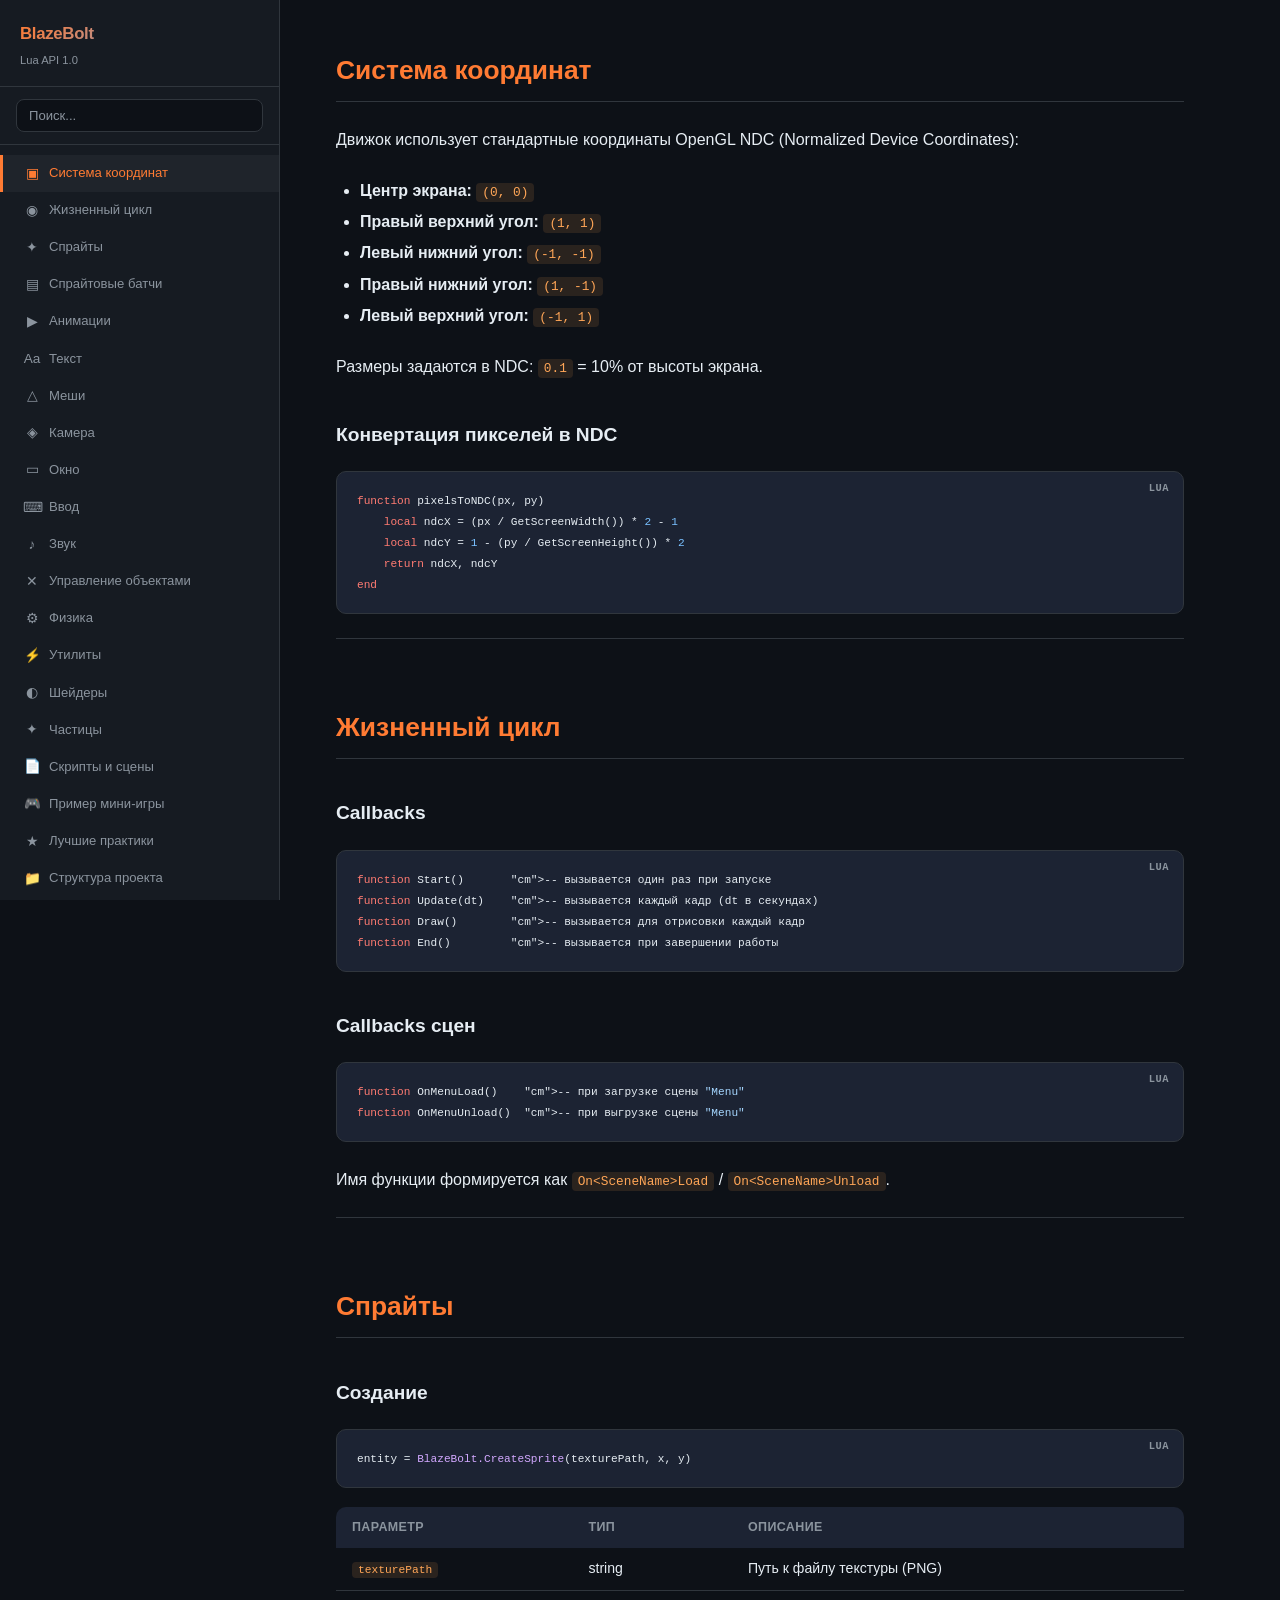
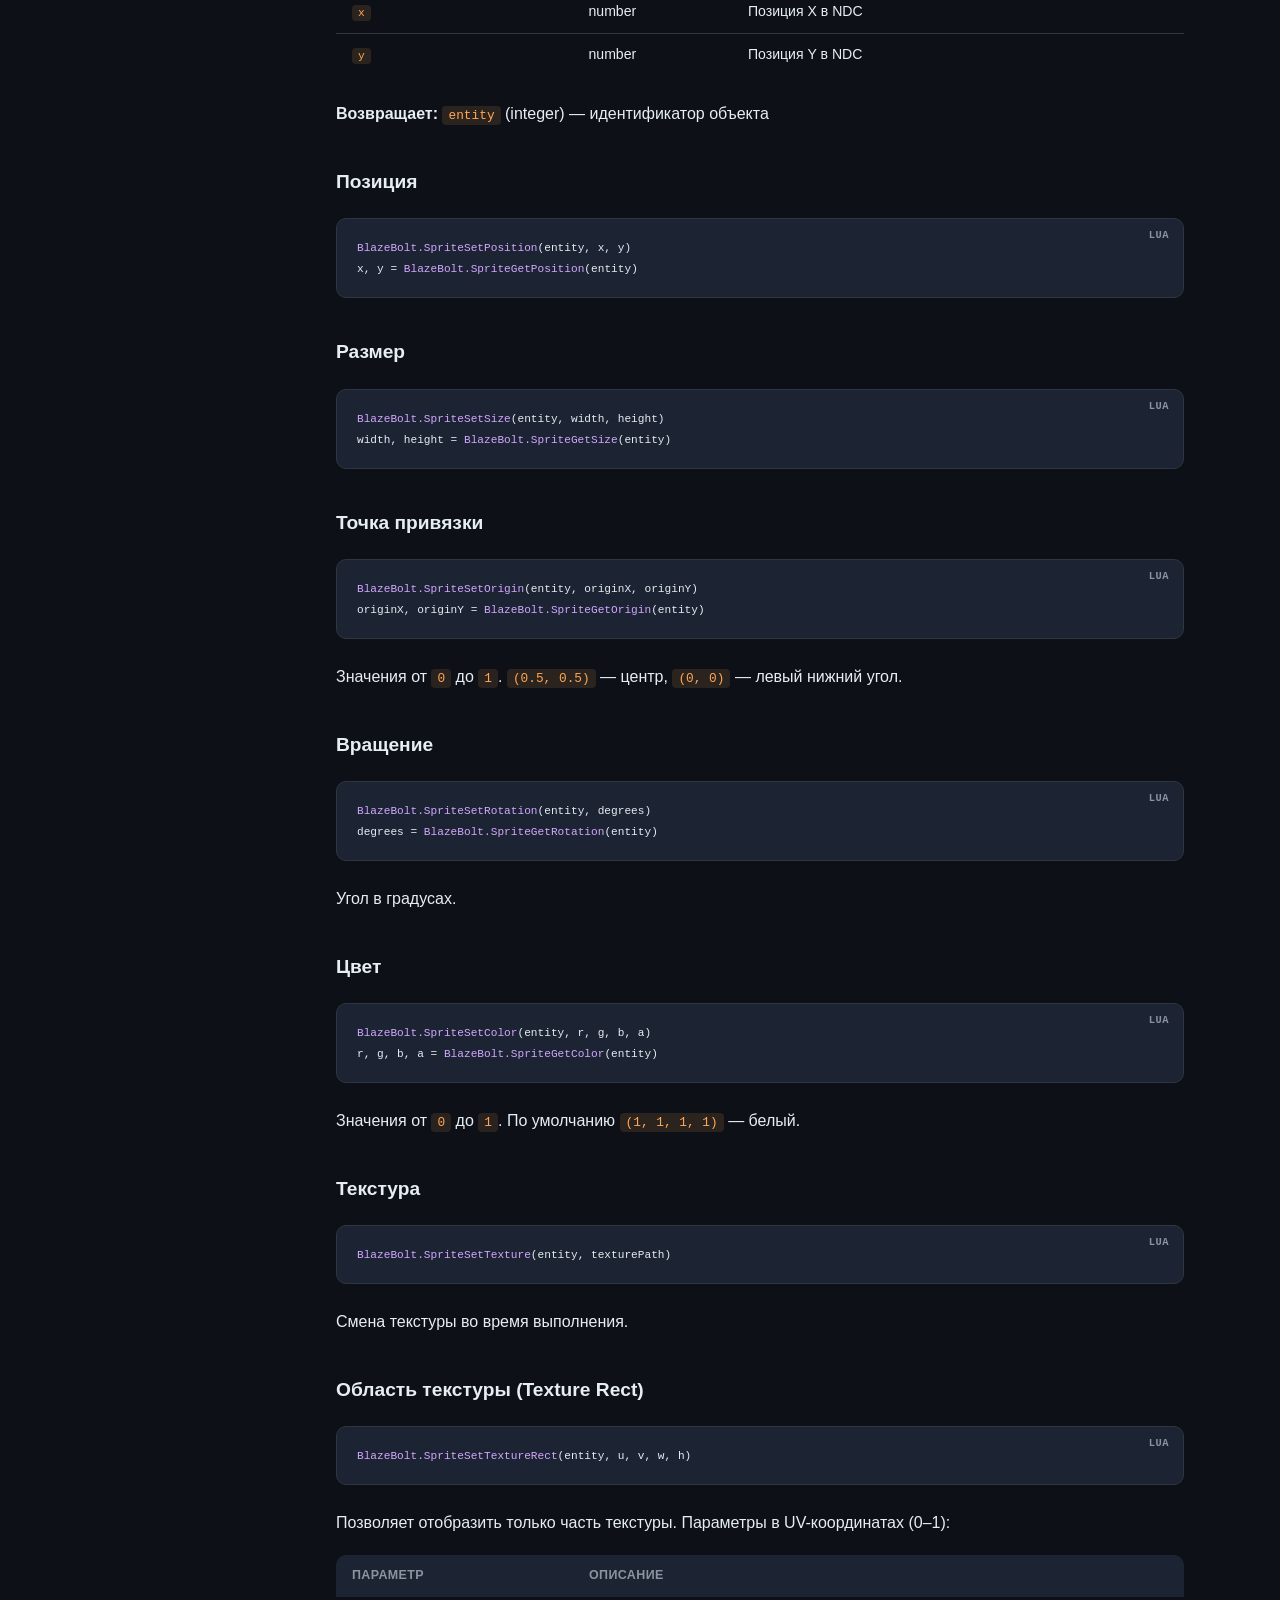
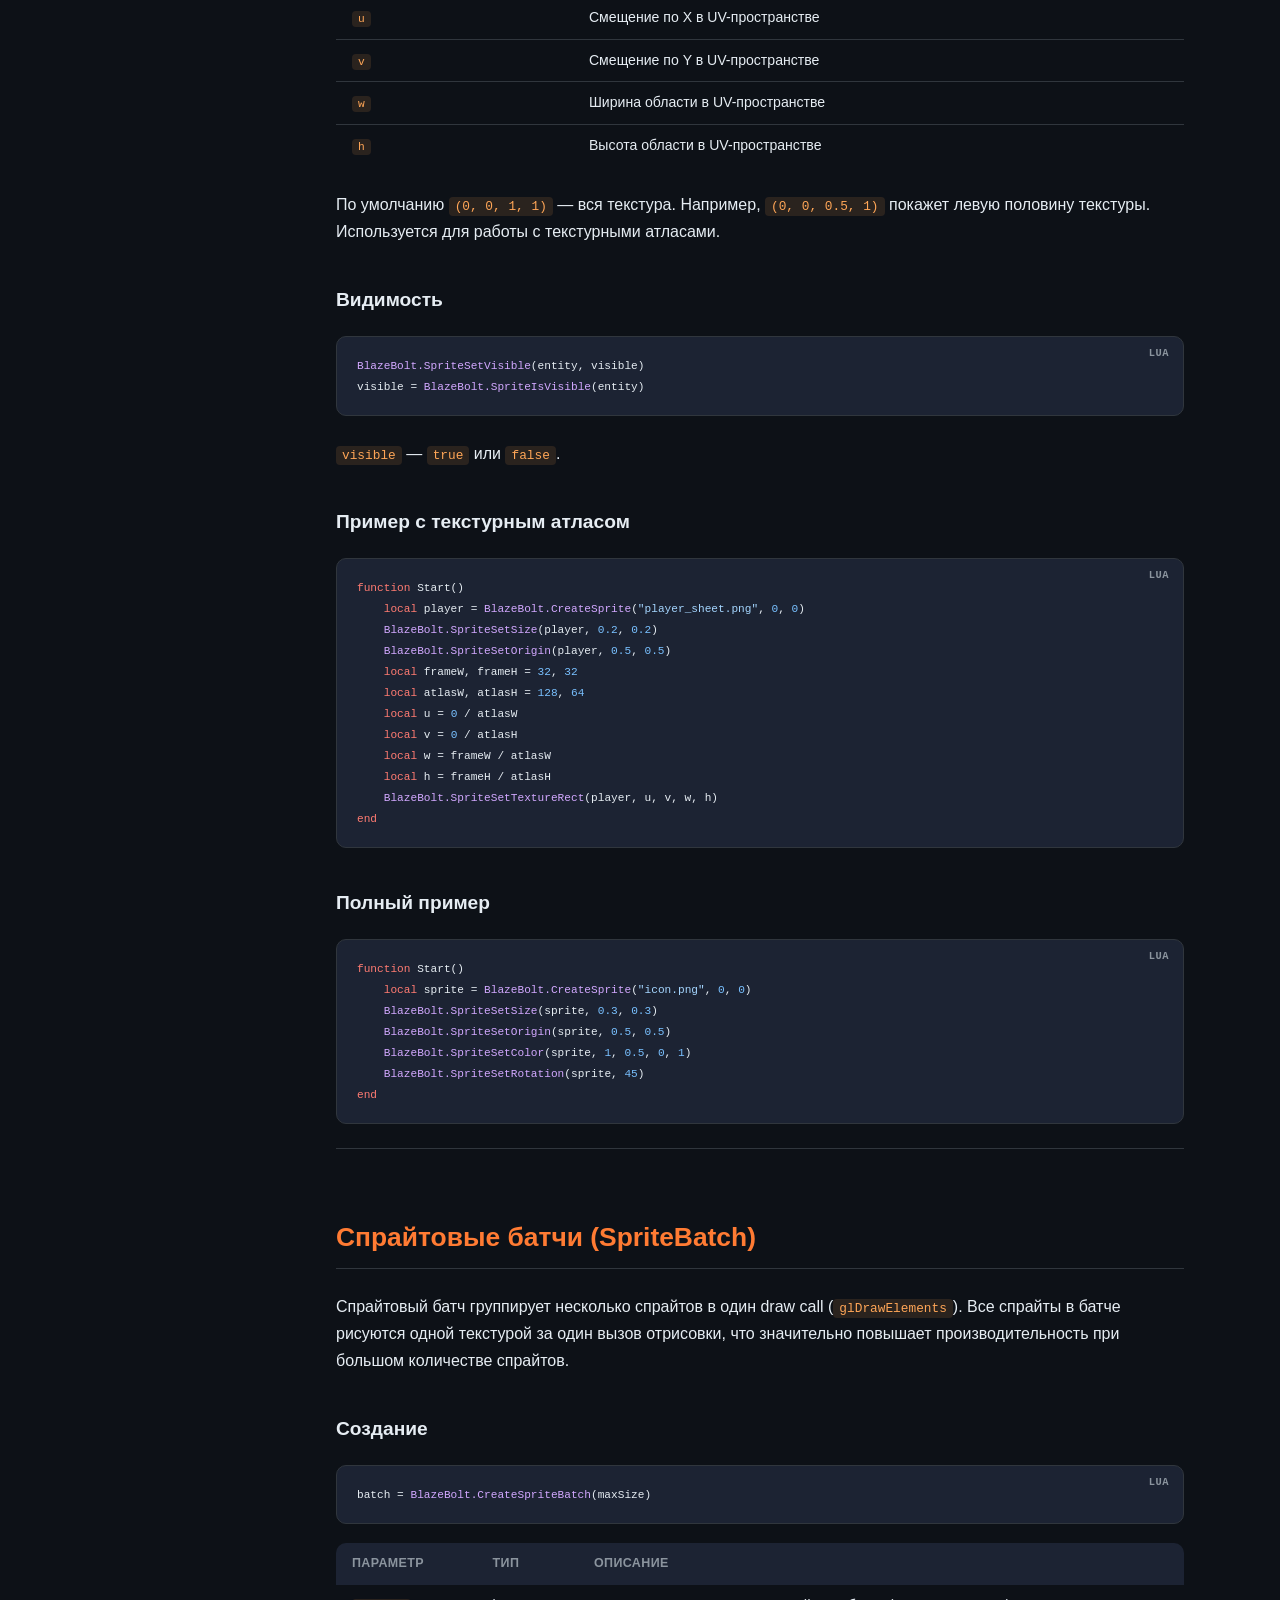
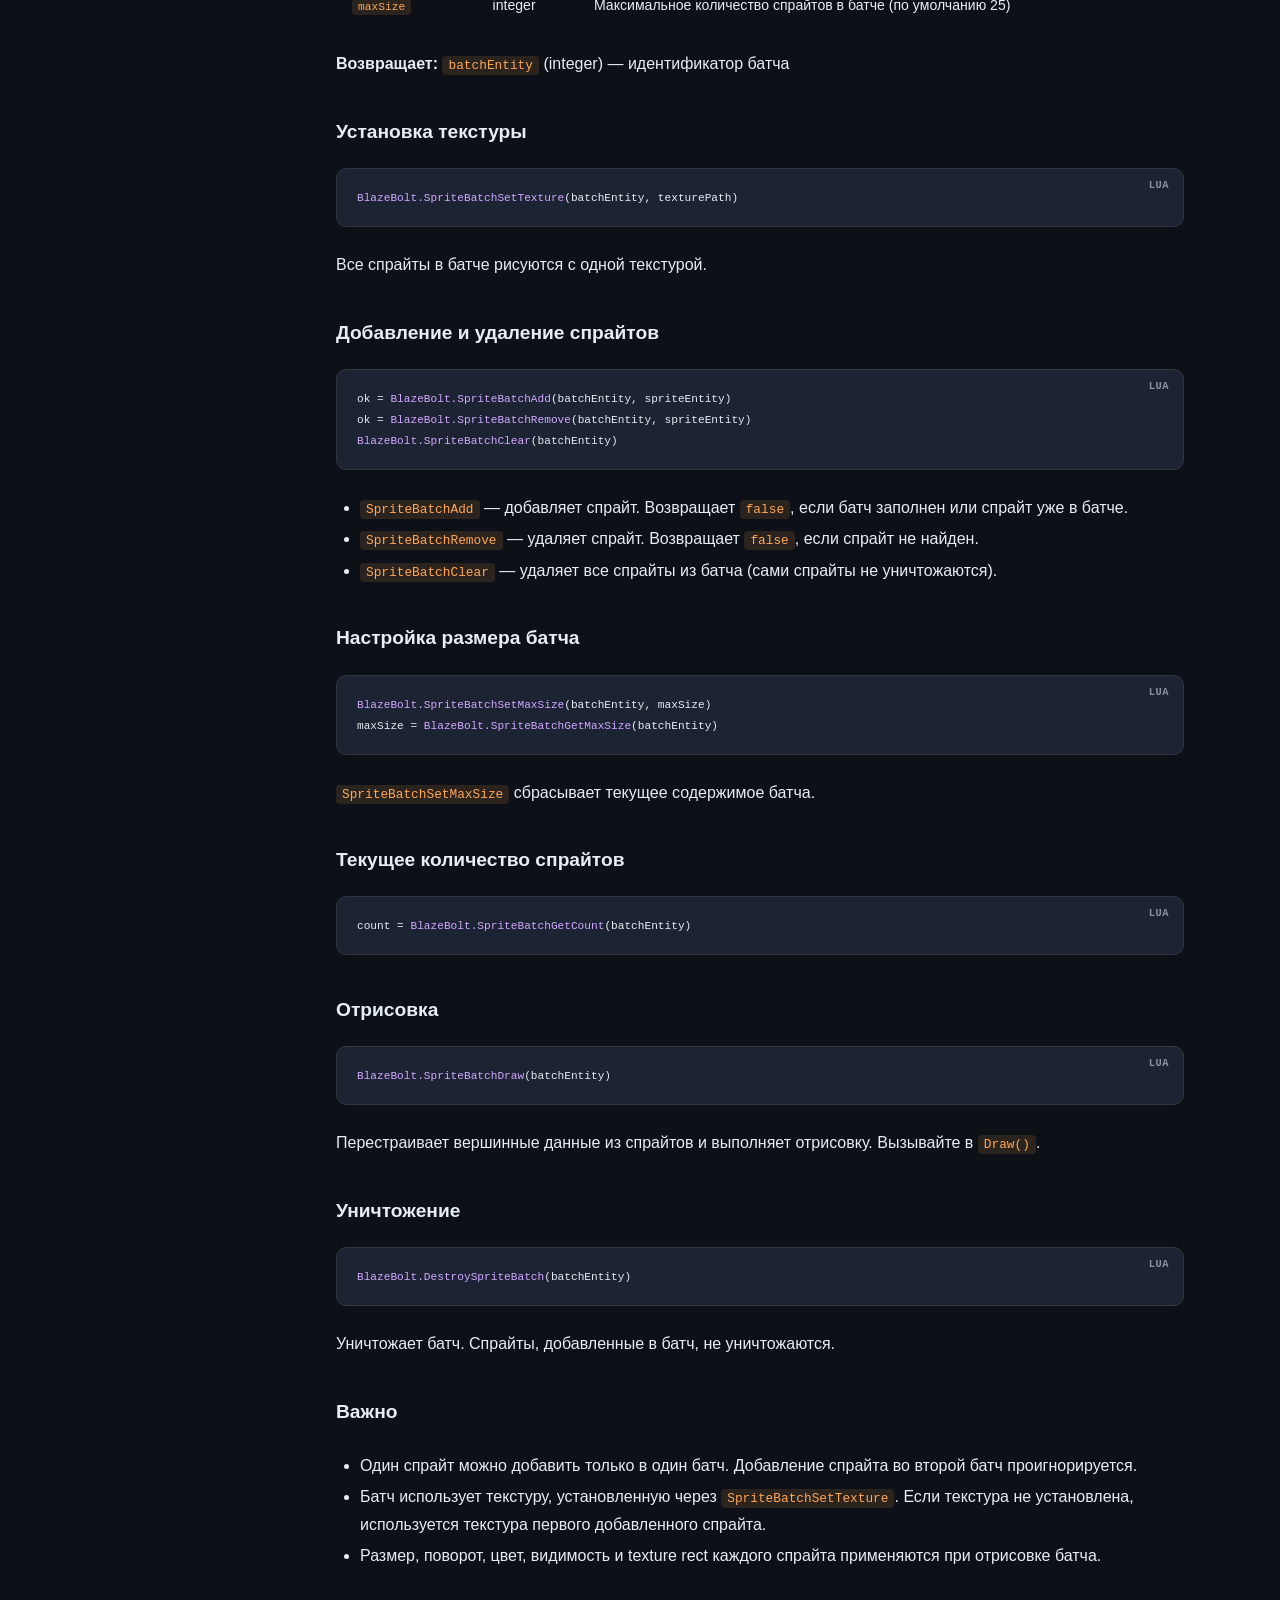
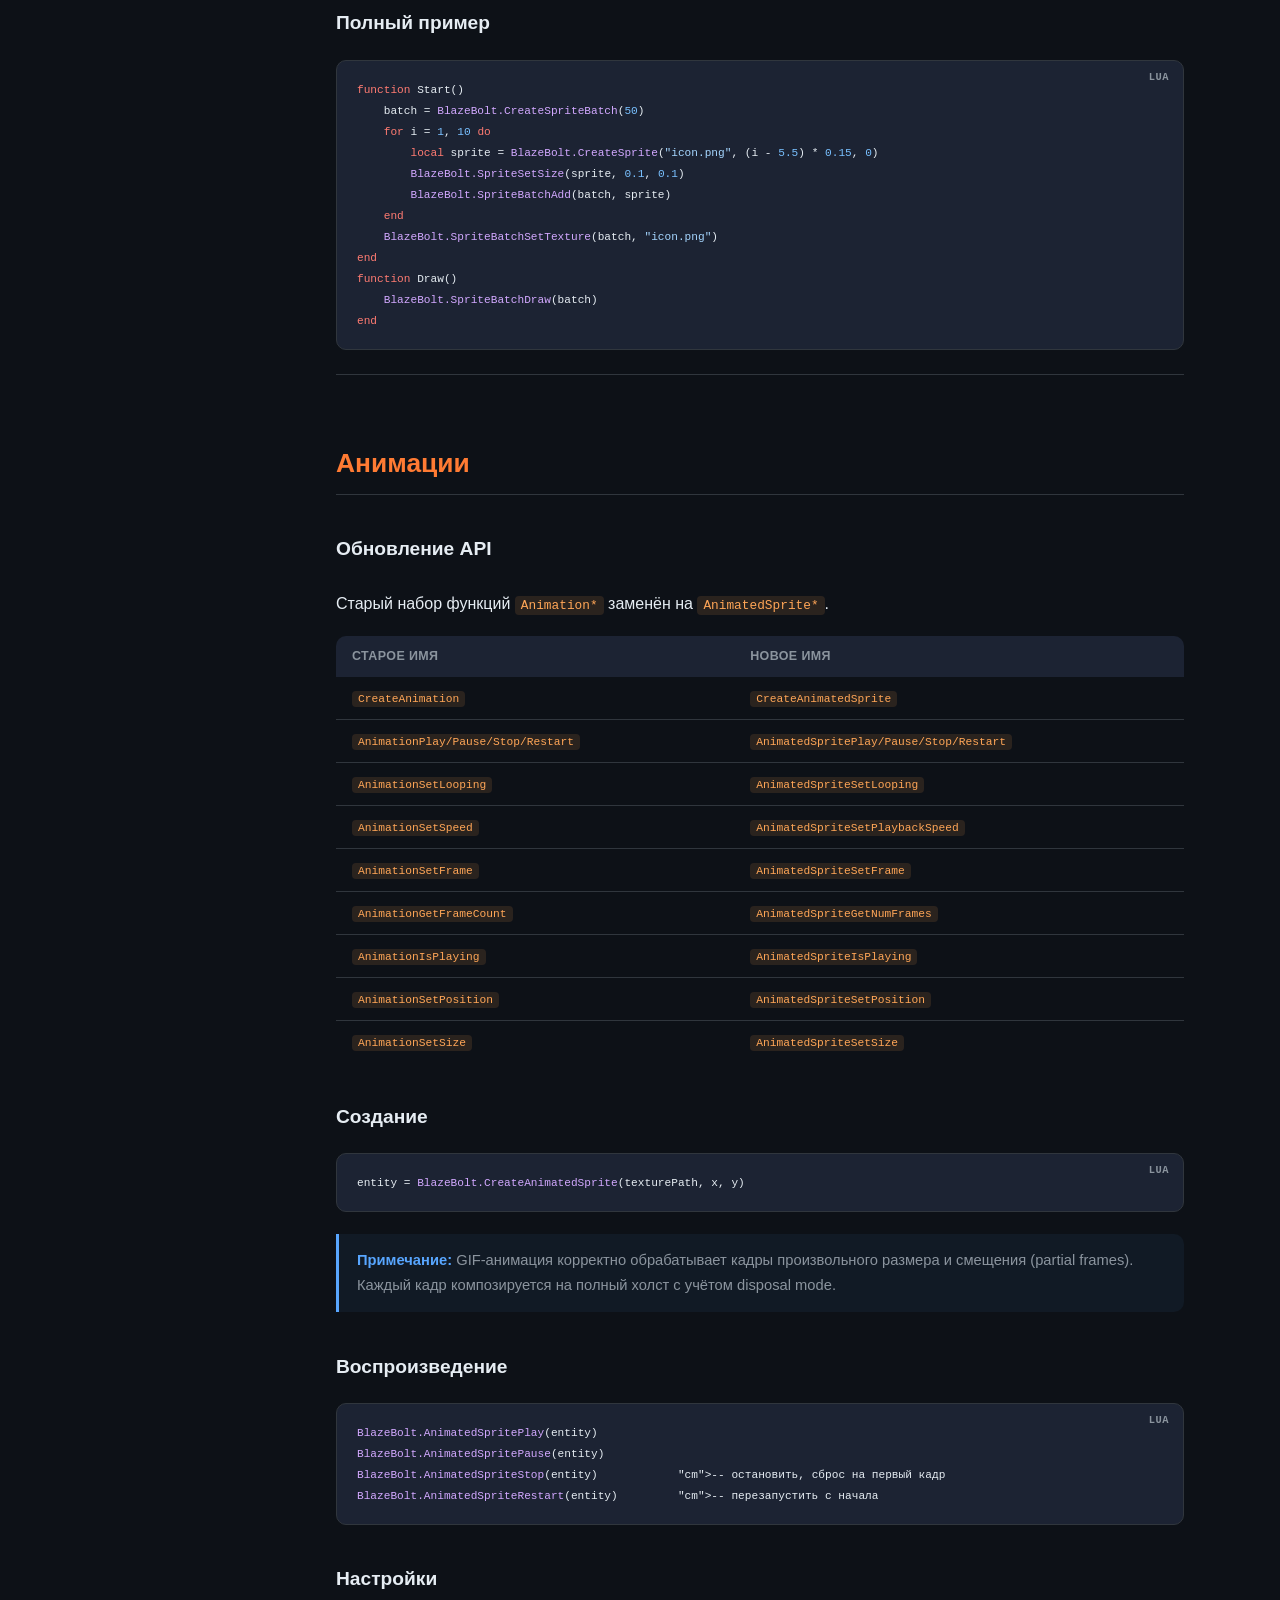
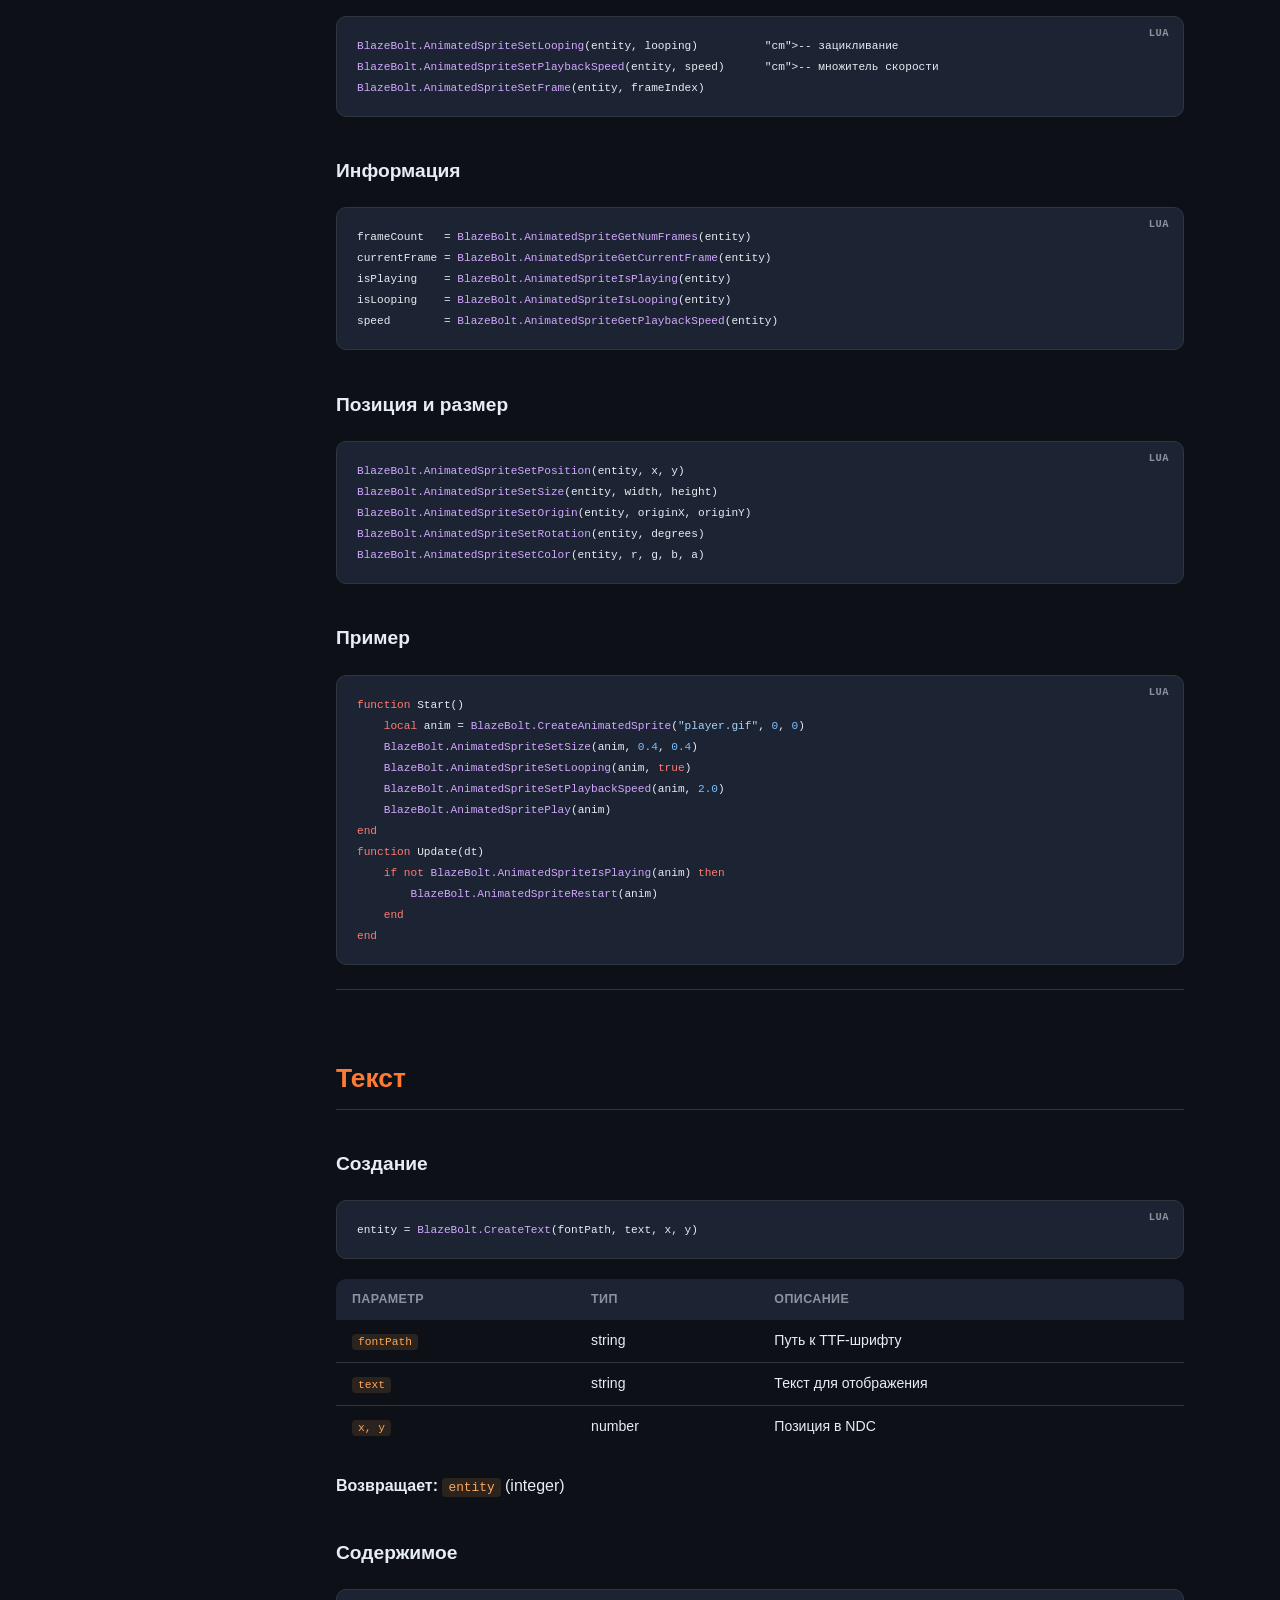
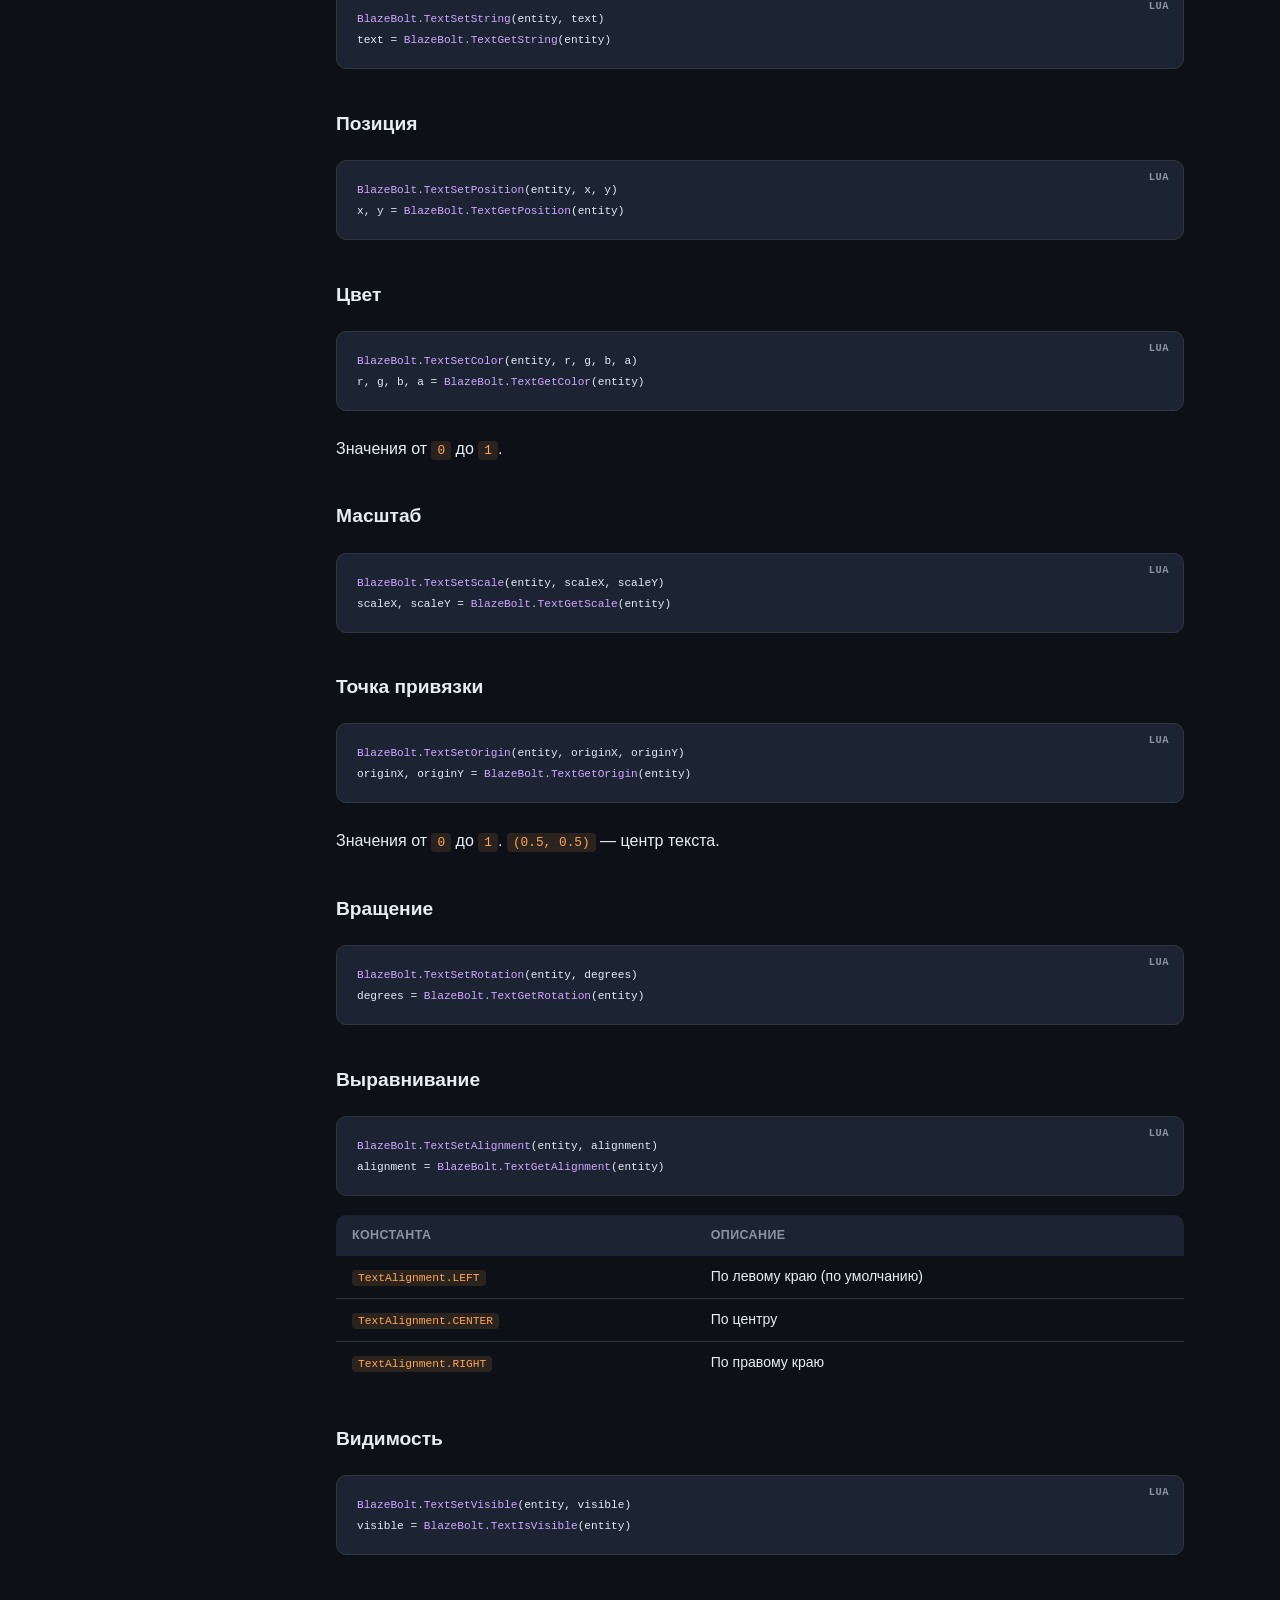
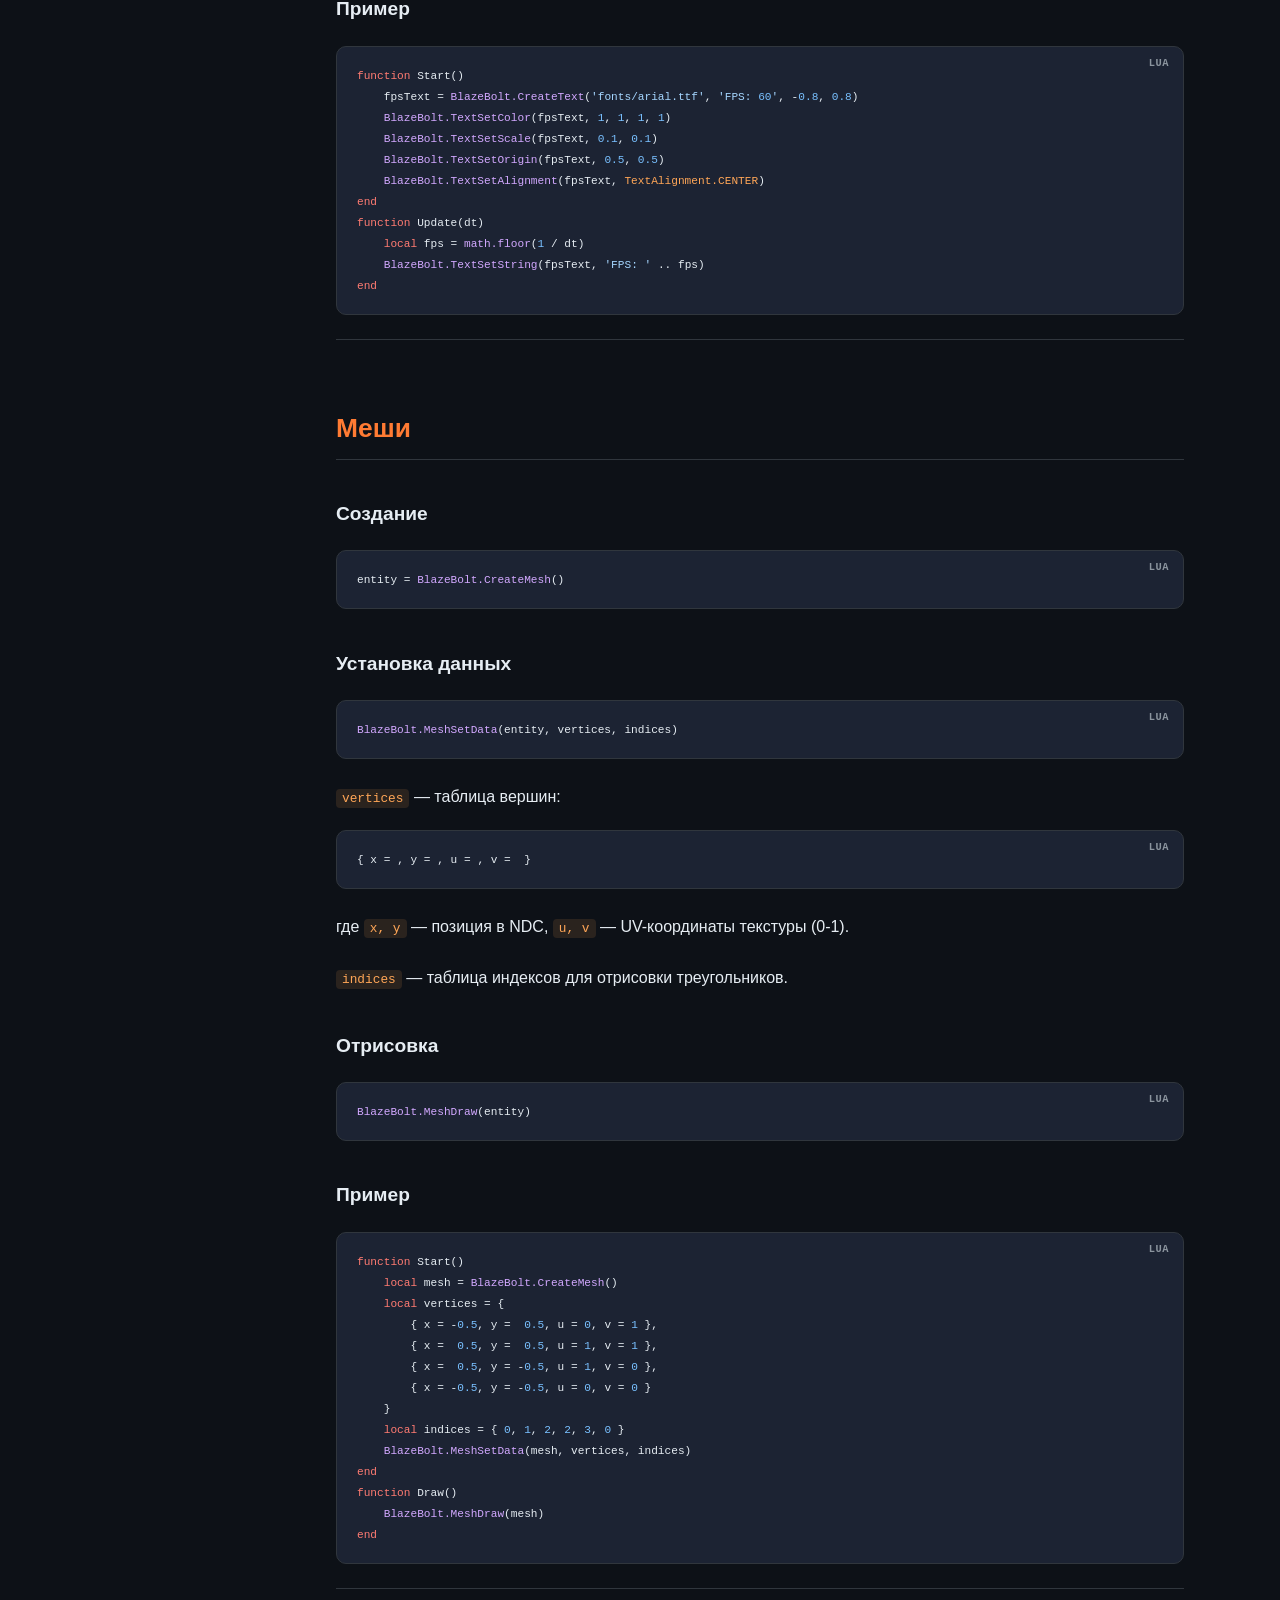
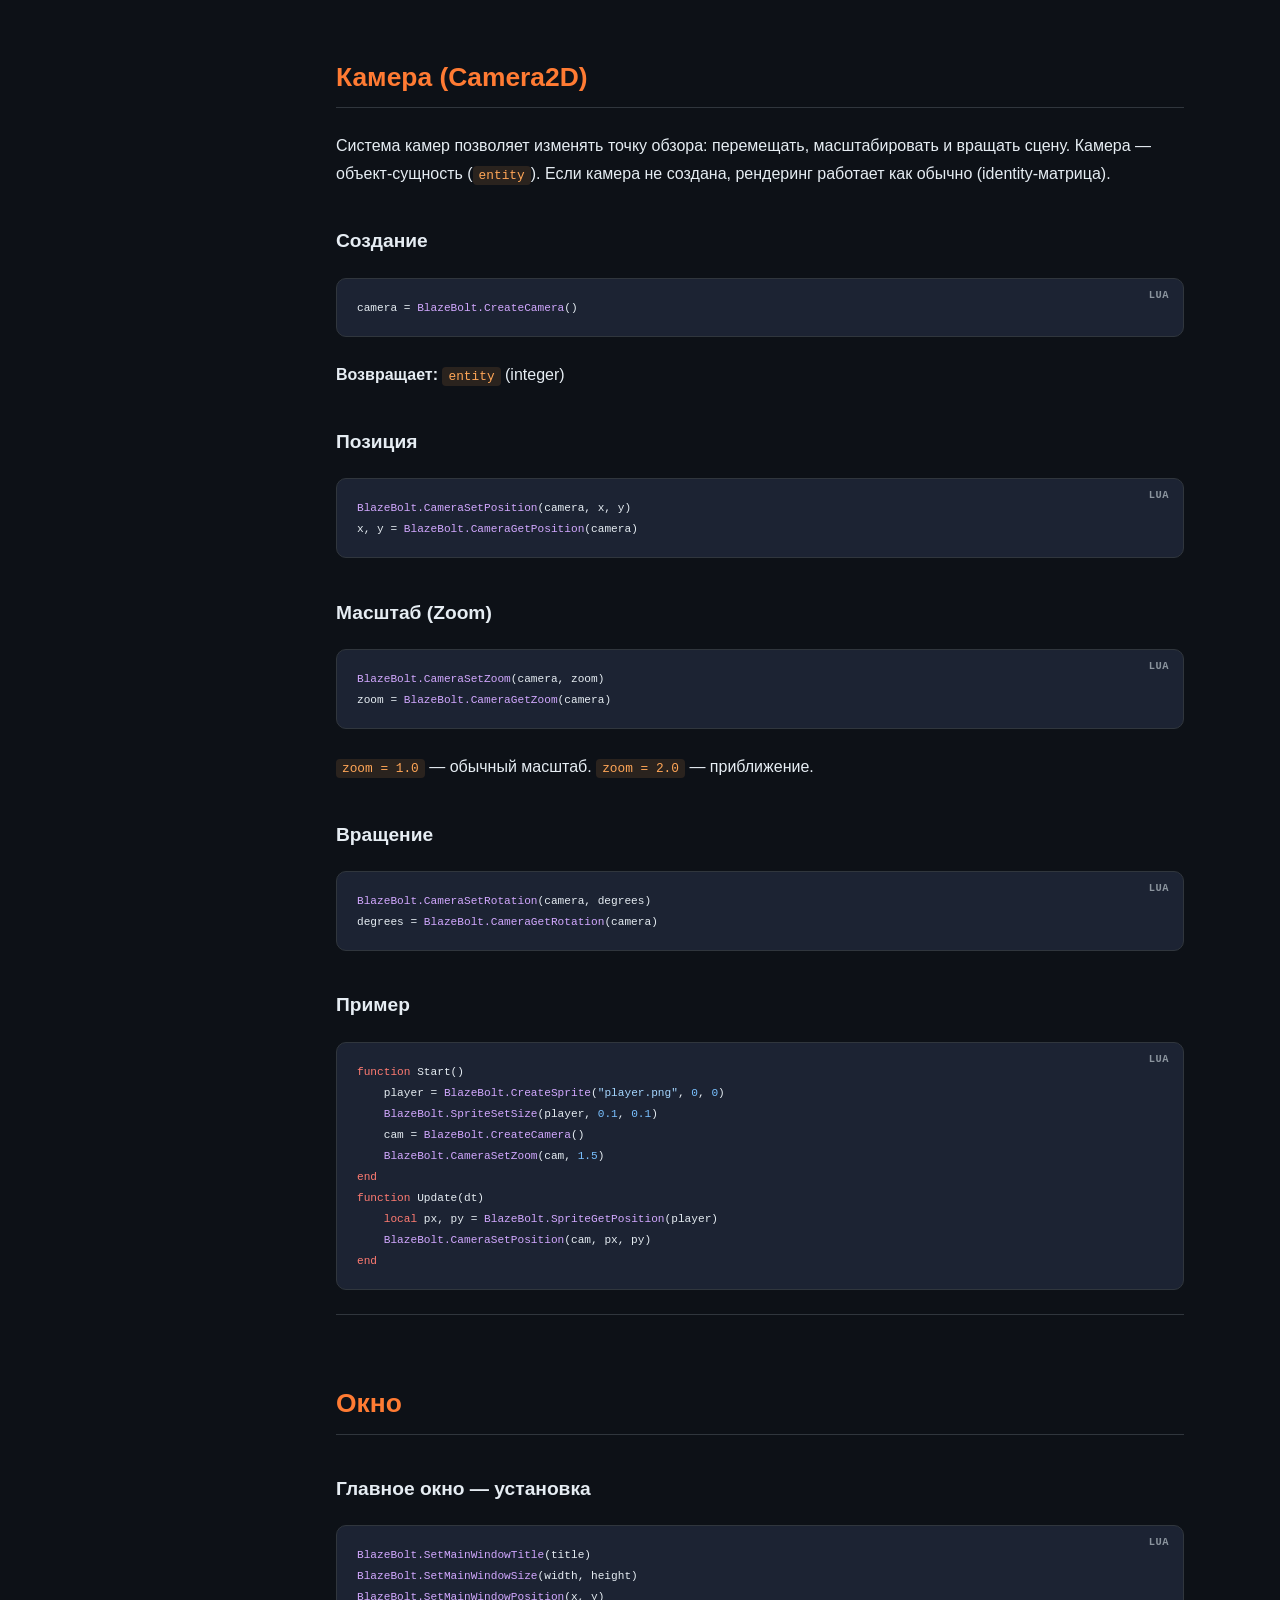
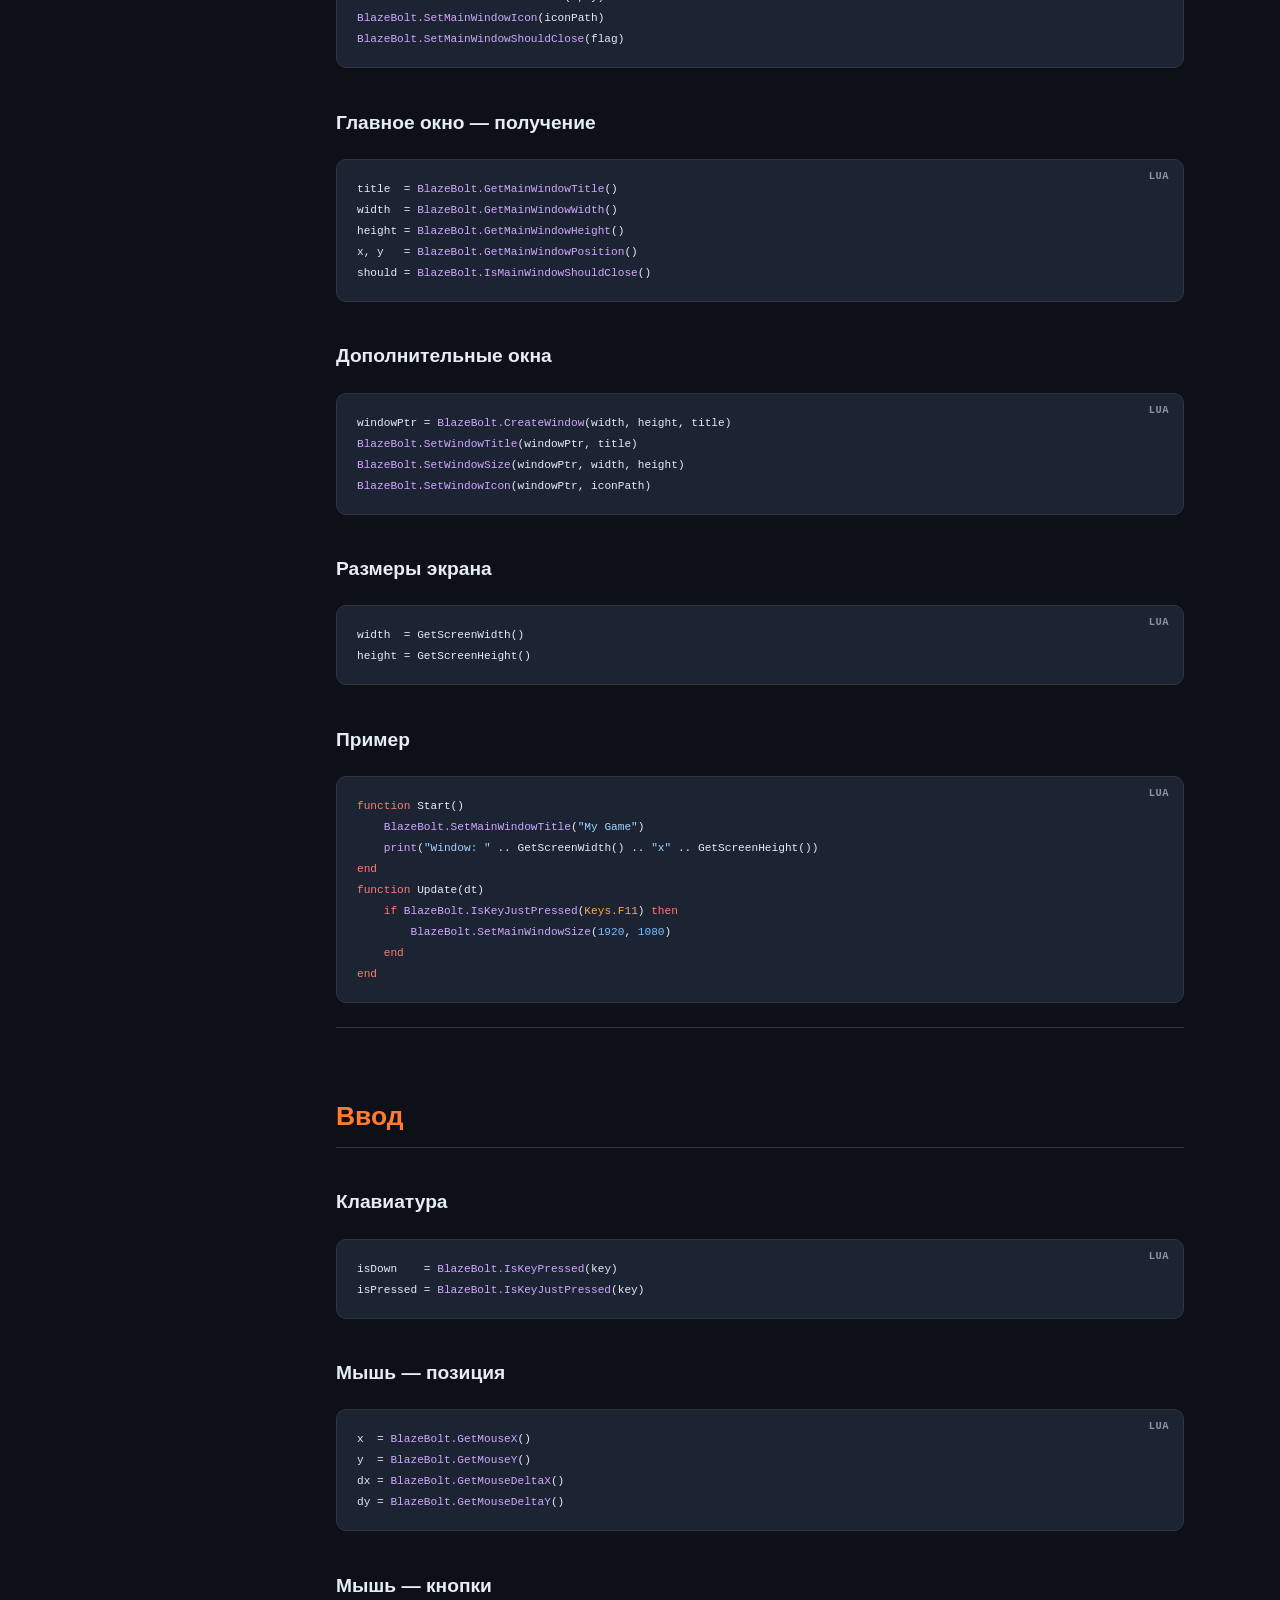
<file: documentation.html>
<!DOCTYPE html>
<html lang="ru">
<head>
<meta charset="UTF-8">
<meta name="viewport" content="width=device-width, initial-scale=1.0">
<title>BlazeBolt Lua API 1.0</title>
<style>
  :root {
    --bg: #0d1117;
    --surface: #161b22;
    --surface2: #1c2333;
    --border: #30363d;
    --text: #e6edf3;
    --text2: #8b949e;
    --accent: #ff7b33;
    --accent2: #58a6ff;
    --accent3: #3fb950;
    --code-bg: #1c2333;
    --inline-code: #ffa657;
    --scrollbar: #30363d;
    --sidebar-w: 280px;
  }
  *, *::before, *::after { box-sizing: border-box; margin: 0; padding: 0; }
  html { scroll-behavior: smooth; font-size: 16px; }
  body {
    font-family: -apple-system, BlinkMacSystemFont, 'Segoe UI', Helvetica, Arial, sans-serif;
    background: var(--bg); color: var(--text); line-height: 1.7;
    display: flex; min-height: 100vh;
  }

  /* Sidebar */
  .sidebar {
    position: fixed; top: 0; left: 0; bottom: 0; width: var(--sidebar-w);
    background: var(--surface); border-right: 1px solid var(--border);
    overflow-y: auto; z-index: 100; padding: 0;
  }
  .sidebar::-webkit-scrollbar { width: 6px; }
  .sidebar::-webkit-scrollbar-track { background: var(--surface); }
  .sidebar::-webkit-scrollbar-thumb { background: var(--scrollbar); border-radius: 3px; }
  .sidebar-header {
    padding: 20px 20px 16px;
    border-bottom: 1px solid var(--border);
    position: sticky; top: 0; background: var(--surface); z-index: 2;
  }
  .sidebar-header h1 {
    font-size: 1.05rem; font-weight: 700;
    background: linear-gradient(135deg, var(--accent), var(--accent2));
    -webkit-background-clip: text; -webkit-text-fill-color: transparent;
    background-clip: text; letter-spacing: -0.3px;
  }
  .sidebar-header .version {
    font-size: 0.7rem; color: var(--text2); margin-top: 2px;
  }
  .sidebar-search {
    padding: 12px 16px;
    border-bottom: 1px solid var(--border);
  }
  .sidebar-search input {
    width: 100%; padding: 8px 12px;
    background: var(--bg); border: 1px solid var(--border);
    border-radius: 8px; color: var(--text); font-size: 0.82rem;
    outline: none; transition: border-color .2s;
  }
  .sidebar-search input:focus { border-color: var(--accent); }
  .sidebar-search input::placeholder { color: var(--text2); }
  .sidebar-nav { padding: 10px 0; }
  .sidebar-nav a {
    display: flex; align-items: center; gap: 8px;
    padding: 7px 20px; color: var(--text2); text-decoration: none;
    font-size: 0.82rem; transition: all .15s;
    border-left: 3px solid transparent;
  }
  .sidebar-nav a:hover, .sidebar-nav a.active {
    color: var(--text); background: rgba(255,255,255,0.04);
  }
  .sidebar-nav a.active {
    border-left-color: var(--accent); color: var(--accent);
  }
  .sidebar-nav .nav-icon {
    width: 18px; text-align: center; font-size: 0.85rem; flex-shrink: 0;
  }

  /* Main */
  .main {
    margin-left: var(--sidebar-w); flex: 1;
    max-width: 960px; padding: 48px 56px 80px;
  }
  .main > * + * { margin-top: 1.5em; }

  /* Typography */
  h2 {
    font-size: 1.65rem; font-weight: 700; margin-top: 2.5em !important;
    padding-bottom: 8px; border-bottom: 1px solid var(--border);
    color: var(--accent);
  }
  h2:first-of-type { margin-top: 0 !important; }
  h3 {
    font-size: 1.2rem; font-weight: 600; margin-top: 2em !important;
    color: var(--text);
  }
  h4 {
    font-size: 1rem; font-weight: 600; margin-top: 1.5em !important;
    color: var(--text2);
  }
  p { color: var(--text); }
  strong { color: var(--text); font-weight: 600; }
  a { color: var(--accent2); text-decoration: none; }
  a:hover { text-decoration: underline; }

  /* Code blocks */
  pre {
    background: var(--code-bg); border: 1px solid var(--border);
    border-radius: 10px; padding: 18px 20px; overflow-x: auto;
    font-size: 0.82rem; line-height: 1.6;
    font-family: 'JetBrains Mono', 'Fira Code', 'Cascadia Code', monospace;
    position: relative;
  }
  pre::before {
    content: attr(data-lang);
    position: absolute; top: 8px; right: 14px;
    font-size: 0.65rem; color: var(--text2); text-transform: uppercase;
    letter-spacing: 0.5px; font-weight: 600;
  }
  code {
    font-family: 'JetBrains Mono', 'Fira Code', 'Cascadia Code', monospace;
    font-size: 0.85em;
  }
  p > code, li > code, td > code {
    background: rgba(255,167,87,0.12); color: var(--inline-code);
    padding: 2px 6px; border-radius: 4px; font-size: 0.8em;
  }
  /* Lua syntax highlights */
  .kw { color: #ff7b72; }
  .fn { color: #d2a8ff; }
  .str { color: #a5d6ff; }
  .num { color: #79c0ff; }
  .cm { color: #8b949e; font-style: italic; }
  .tp { color: #ffa657; }

  /* Tables */
  .table-wrap { overflow-x: auto; margin: 1.2em 0; }
  table {
    width: 100%; border-collapse: collapse;
    font-size: 0.88rem; border-radius: 10px; overflow: hidden;
  }
  th {
    background: var(--surface2); color: var(--text2);
    font-weight: 600; text-align: left; padding: 10px 16px;
    font-size: 0.78rem; text-transform: uppercase; letter-spacing: 0.4px;
  }
  td {
    padding: 9px 16px; border-bottom: 1px solid var(--border);
    color: var(--text);
  }
  tr:last-child td { border-bottom: none; }
  tr:hover td { background: rgba(255,255,255,0.02); }

  /* Blockquote (notes) */
  blockquote {
    border-left: 3px solid var(--accent2);
    background: rgba(88,166,255,0.06);
    padding: 14px 18px; border-radius: 0 10px 10px 0;
    color: var(--text2); font-size: 0.92rem; margin: 1.2em 0;
  }
  blockquote strong { color: var(--accent2); }

  /* Lists */
  ul, ol { padding-left: 1.5em; color: var(--text); }
  li { margin: 4px 0; }
  ul ul, ol ol { margin: 2px 0; }

  /* Separator */
  hr {
    border: none; border-top: 1px solid var(--border);
    margin: 2.5em 0;
  }

  /* Section anchor offset */
  .section-anchor { scroll-margin-top: 20px; }

  /* Menu toggle */
  .menu-toggle {
    display: none; position: fixed; top: 14px; left: 14px; z-index: 200;
    background: var(--surface); border: 1px solid var(--border);
    border-radius: 8px; width: 40px; height: 40px;
    color: var(--text); font-size: 1.3rem; cursor: pointer;
    align-items: center; justify-content: center;
  }
  .overlay { display: none; }

  /* Responsive */
  @media (max-width: 768px) {
    .menu-toggle { display: flex; }
    .sidebar {
      transform: translateX(-100%); transition: transform .25s;
    }
    .sidebar.open { transform: translateX(0); }
    .overlay {
      display: none; position: fixed; inset: 0;
      background: rgba(0,0,0,0.5); z-index: 99;
    }
    .overlay.show { display: block; }
    .main { margin-left: 0; padding: 60px 20px 40px; }
    h2 { font-size: 1.35rem; }
    pre { font-size: 0.75rem; padding: 14px 16px; }
  }

  @media (max-width: 480px) {
    :root { --sidebar-w: 260px; }
    .main { padding: 56px 14px 32px; }
  }
</style>
</head>
<body>

<button class="menu-toggle" id="menuToggle" aria-label="Toggle menu">☰</button>
<div class="overlay" id="overlay"></div>

<!-- Sidebar -->
<aside class="sidebar" id="sidebar">
  <div class="sidebar-header">
    <h1>BlazeBolt</h1>
    <div class="version">Lua API 1.0</div>
  </div>
  <div class="sidebar-search">
    <input type="text" id="searchInput" placeholder="Поиск..." autocomplete="off">
  </div>
  <nav class="sidebar-nav" id="sidebarNav">
    <a href="#coordinate-system" class="active" data-section>
      <span class="nav-icon">▣</span> Система координат
    </a>
    <a href="#lifecycle" data-section>
      <span class="nav-icon">◉</span> Жизненный цикл
    </a>
    <a href="#sprites" data-section>
      <span class="nav-icon">✦</span> Спрайты
    </a>
    <a href="#sprite-batches" data-section>
      <span class="nav-icon">▤</span> Спрайтовые батчи
    </a>
    <a href="#animations" data-section>
      <span class="nav-icon">▶</span> Анимации
    </a>
    <a href="#text" data-section>
      <span class="nav-icon">Aa</span> Текст
    </a>
    <a href="#meshes" data-section>
      <span class="nav-icon">△</span> Меши
    </a>
    <a href="#camera" data-section>
      <span class="nav-icon">◈</span> Камера
    </a>
    <a href="#window" data-section>
      <span class="nav-icon">▭</span> Окно
    </a>
    <a href="#input" data-section>
      <span class="nav-icon">⌨</span> Ввод
    </a>
    <a href="#audio" data-section>
      <span class="nav-icon">♪</span> Звук
    </a>
    <a href="#object-management" data-section>
      <span class="nav-icon">✕</span> Управление объектами
    </a>
    <a href="#physics" data-section>
      <span class="nav-icon">⚙</span> Физика
    </a>
    <a href="#utilities" data-section>
      <span class="nav-icon">⚡</span> Утилиты
    </a>
    <a href="#shaders" data-section>
      <span class="nav-icon">◐</span> Шейдеры
    </a>
    <a href="#particles" data-section>
      <span class="nav-icon">✦</span> Частицы
    </a>
    <a href="#scripts" data-section>
      <span class="nav-icon">📄</span> Скрипты и сцены
    </a>
    <a href="#minigame" data-section>
      <span class="nav-icon">🎮</span> Пример мини-игры
    </a>
    <a href="#best-practices" data-section>
      <span class="nav-icon">★</span> Лучшие практики
    </a>
    <a href="#project-structure" data-section>
      <span class="nav-icon">📁</span> Структура проекта
    </a>
    <a href="#reference" data-section>
      <span class="nav-icon">📋</span> Справочник функций
    </a>
  </nav>
</aside>

<!-- Main -->
<main class="main" id="mainContent"></main>

<script>
// Parsed sections data
const DOCS = [
  { id: "coordinate-system", title: "Система координат", icon: "▣" },
  { id: "lifecycle", title: "Жизненный цикл", icon: "◉" },
  { id: "sprites", title: "Спрайты", icon: "✦" },
  { id: "sprite-batches", title: "Спрайтовые батчи (SpriteBatch)", icon: "▤" },
  { id: "animations", title: "Анимации", icon: "▶" },
  { id: "text", title: "Текст", icon: "Aa" },
  { id: "meshes", title: "Меши", icon: "△" },
  { id: "camera", title: "Камера (Camera2D)", icon: "◈" },
  { id: "window", title: "Окно", icon: "▭" },
  { id: "input", title: "Ввод", icon: "⌨" },
  { id: "audio", title: "Звук", icon: "♪" },
  { id: "object-management", title: "Управление объектами", icon: "✕" },
  { id: "physics", title: "Физика", icon: "⚙" },
  { id: "utilities", title: "Утилиты", icon: "⚡" },
  { id: "shaders", title: "Шейдеры", icon: "◐" },
  { id: "particles", title: "Частицы (ParticleSystem2D)", icon: "✦" },
  { id: "scripts", title: "Скрипты и сцены", icon: "📄" },
  { id: "minigame", title: "Пример: полная мини-игра", icon: "🎮", top: true },
  { id: "best-practices", title: "Лучшие практики", icon: "★", top: true },
  { id: "project-structure", title: "Структура проекта", icon: "📁", top: true },
  { id: "reference", title: "Справочник всех функций", icon: "📋", top: true }
];

function highlightLua(code) {
  return code
    .replace(/(--\[\[[\s\S]*?\]\]|--.*$)/gm, '<span class="cm">$&</span>')
    .replace(/("(?:[^"\\]|\\.)*"|'(?:[^'\\]|\\.)*')/g, '<span class="str">$&</span>')
    .replace(/\b(\d+(?:\.\d+)?)\b/g, '<span class="num">$1</span>')
    .replace(/\b(function|end|if|then|else|elseif|for|while|do|return|local|in|repeat|until|break|and|or|not|nil|true|false)\b/g, '<span class="kw">$1</span>')
    .replace(/\b([A-Z]\w+(?:\.[A-Z]\w+)+)\b/g, '<span class="tp">$1</span>')
    .replace(/\b(BlazeBolt\.\w+)\b/g, '<span class="fn">$1</span>')
    .replace(/\b(print|math\.\w+|table\.\w+|ipairs|pairs)\b/g, '<span class="fn">$1</span>');
}

function buildHTML() {
  const md = `\
<h2 id="coordinate-system" class="section-anchor">Система координат</h2>
<p>Движок использует стандартные координаты OpenGL NDC (Normalized Device Coordinates):</p>
<ul>
  <li><strong>Центр экрана:</strong> <code>(0, 0)</code></li>
  <li><strong>Правый верхний угол:</strong> <code>(1, 1)</code></li>
  <li><strong>Левый нижний угол:</strong> <code>(-1, -1)</code></li>
  <li><strong>Правый нижний угол:</strong> <code>(1, -1)</code></li>
  <li><strong>Левый верхний угол:</strong> <code>(-1, 1)</code></li>
</ul>
<p>Размеры задаются в NDC: <code>0.1</code> = 10% от высоты экрана.</p>
<h3>Конвертация пикселей в NDC</h3>
<pre data-lang="lua"><code>${highlightLua(`function pixelsToNDC(px, py)
    local ndcX = (px / GetScreenWidth()) * 2 - 1
    local ndcY = 1 - (py / GetScreenHeight()) * 2
    return ndcX, ndcY
end`)}</code></pre>

<hr>

<h2 id="lifecycle" class="section-anchor">Жизненный цикл</h2>
<h3>Callbacks</h3>
<pre data-lang="lua"><code>${highlightLua(`function Start()       -- вызывается один раз при запуске
function Update(dt)    -- вызывается каждый кадр (dt в секундах)
function Draw()        -- вызывается для отрисовки каждый кадр
function End()         -- вызывается при завершении работы`)}</code></pre>
<h3>Callbacks сцен</h3>
<pre data-lang="lua"><code>${highlightLua(`function OnMenuLoad()    -- при загрузке сцены "Menu"
function OnMenuUnload()  -- при выгрузке сцены "Menu"`)}</code></pre>
<p>Имя функции формируется как <code>On&lt;SceneName&gt;Load</code> / <code>On&lt;SceneName&gt;Unload</code>.</p>

<hr>

<h2 id="sprites" class="section-anchor">Спрайты</h2>
<h3>Создание</h3>
<pre data-lang="lua"><code>${highlightLua(`entity = BlazeBolt.CreateSprite(texturePath, x, y)`)}</code></pre>
<div class="table-wrap"><table>
  <tr><th>Параметр</th><th>Тип</th><th>Описание</th></tr>
  <tr><td><code>texturePath</code></td><td>string</td><td>Путь к файлу текстуры (PNG)</td></tr>
  <tr><td><code>x</code></td><td>number</td><td>Позиция X в NDC</td></tr>
  <tr><td><code>y</code></td><td>number</td><td>Позиция Y в NDC</td></tr>
</table></div>
<p><strong>Возвращает:</strong> <code>entity</code> (integer) — идентификатор объекта</p>

<h3>Позиция</h3>
<pre data-lang="lua"><code>${highlightLua(`BlazeBolt.SpriteSetPosition(entity, x, y)
x, y = BlazeBolt.SpriteGetPosition(entity)`)}</code></pre>

<h3>Размер</h3>
<pre data-lang="lua"><code>${highlightLua(`BlazeBolt.SpriteSetSize(entity, width, height)
width, height = BlazeBolt.SpriteGetSize(entity)`)}</code></pre>

<h3>Точка привязки</h3>
<pre data-lang="lua"><code>${highlightLua(`BlazeBolt.SpriteSetOrigin(entity, originX, originY)
originX, originY = BlazeBolt.SpriteGetOrigin(entity)`)}</code></pre>
<p>Значения от <code>0</code> до <code>1</code>. <code>(0.5, 0.5)</code> — центр, <code>(0, 0)</code> — левый нижний угол.</p>

<h3>Вращение</h3>
<pre data-lang="lua"><code>${highlightLua(`BlazeBolt.SpriteSetRotation(entity, degrees)
degrees = BlazeBolt.SpriteGetRotation(entity)`)}</code></pre>
<p>Угол в градусах.</p>

<h3>Цвет</h3>
<pre data-lang="lua"><code>${highlightLua(`BlazeBolt.SpriteSetColor(entity, r, g, b, a)
r, g, b, a = BlazeBolt.SpriteGetColor(entity)`)}</code></pre>
<p>Значения от <code>0</code> до <code>1</code>. По умолчанию <code>(1, 1, 1, 1)</code> — белый.</p>

<h3>Текстура</h3>
<pre data-lang="lua"><code>${highlightLua(`BlazeBolt.SpriteSetTexture(entity, texturePath)`)}</code></pre>
<p>Смена текстуры во время выполнения.</p>

<h3>Область текстуры (Texture Rect)</h3>
<pre data-lang="lua"><code>${highlightLua(`BlazeBolt.SpriteSetTextureRect(entity, u, v, w, h)`)}</code></pre>
<p>Позволяет отобразить только часть текстуры. Параметры в UV-координатах (0–1):</p>
<div class="table-wrap"><table>
  <tr><th>Параметр</th><th>Описание</th></tr>
  <tr><td><code>u</code></td><td>Смещение по X в UV-пространстве</td></tr>
  <tr><td><code>v</code></td><td>Смещение по Y в UV-пространстве</td></tr>
  <tr><td><code>w</code></td><td>Ширина области в UV-пространстве</td></tr>
  <tr><td><code>h</code></td><td>Высота области в UV-пространстве</td></tr>
</table></div>
<p>По умолчанию <code>(0, 0, 1, 1)</code> — вся текстура. Например, <code>(0, 0, 0.5, 1)</code> покажет левую половину текстуры. Используется для работы с текстурными атласами.</p>

<h3>Видимость</h3>
<pre data-lang="lua"><code>${highlightLua(`BlazeBolt.SpriteSetVisible(entity, visible)
visible = BlazeBolt.SpriteIsVisible(entity)`)}</code></pre>
<p><code>visible</code> — <code>true</code> или <code>false</code>.</p>

<h3>Пример с текстурным атласом</h3>
<pre data-lang="lua"><code>${highlightLua(`function Start()
    local player = BlazeBolt.CreateSprite("player_sheet.png", 0, 0)
    BlazeBolt.SpriteSetSize(player, 0.2, 0.2)
    BlazeBolt.SpriteSetOrigin(player, 0.5, 0.5)
    local frameW, frameH = 32, 32
    local atlasW, atlasH = 128, 64
    local u = 0 / atlasW
    local v = 0 / atlasH
    local w = frameW / atlasW
    local h = frameH / atlasH
    BlazeBolt.SpriteSetTextureRect(player, u, v, w, h)
end`)}</code></pre>

<h3>Полный пример</h3>
<pre data-lang="lua"><code>${highlightLua(`function Start()
    local sprite = BlazeBolt.CreateSprite("icon.png", 0, 0)
    BlazeBolt.SpriteSetSize(sprite, 0.3, 0.3)
    BlazeBolt.SpriteSetOrigin(sprite, 0.5, 0.5)
    BlazeBolt.SpriteSetColor(sprite, 1, 0.5, 0, 1)
    BlazeBolt.SpriteSetRotation(sprite, 45)
end`)}</code></pre>

<hr>

<h2 id="sprite-batches" class="section-anchor">Спрайтовые батчи (SpriteBatch)</h2>
<p>Спрайтовый батч группирует несколько спрайтов в один draw call (<code>glDrawElements</code>).
Все спрайты в батче рисуются одной текстурой за один вызов отрисовки, что значительно повышает производительность при большом количестве спрайтов.</p>

<h3>Создание</h3>
<pre data-lang="lua"><code>${highlightLua(`batch = BlazeBolt.CreateSpriteBatch(maxSize)`)}</code></pre>
<div class="table-wrap"><table>
  <tr><th>Параметр</th><th>Тип</th><th>Описание</th></tr>
  <tr><td><code>maxSize</code></td><td>integer</td><td>Максимальное количество спрайтов в батче (по умолчанию 25)</td></tr>
</table></div>
<p><strong>Возвращает:</strong> <code>batchEntity</code> (integer) — идентификатор батча</p>

<h3>Установка текстуры</h3>
<pre data-lang="lua"><code>${highlightLua(`BlazeBolt.SpriteBatchSetTexture(batchEntity, texturePath)`)}</code></pre>
<p>Все спрайты в батче рисуются с одной текстурой.</p>

<h3>Добавление и удаление спрайтов</h3>
<pre data-lang="lua"><code>${highlightLua(`ok = BlazeBolt.SpriteBatchAdd(batchEntity, spriteEntity)
ok = BlazeBolt.SpriteBatchRemove(batchEntity, spriteEntity)
BlazeBolt.SpriteBatchClear(batchEntity)`)}</code></pre>
<ul>
  <li><code>SpriteBatchAdd</code> — добавляет спрайт. Возвращает <code>false</code>, если батч заполнен или спрайт уже в батче.</li>
  <li><code>SpriteBatchRemove</code> — удаляет спрайт. Возвращает <code>false</code>, если спрайт не найден.</li>
  <li><code>SpriteBatchClear</code> — удаляет все спрайты из батча (сами спрайты не уничтожаются).</li>
</ul>

<h3>Настройка размера батча</h3>
<pre data-lang="lua"><code>${highlightLua(`BlazeBolt.SpriteBatchSetMaxSize(batchEntity, maxSize)
maxSize = BlazeBolt.SpriteBatchGetMaxSize(batchEntity)`)}</code></pre>
<p><code>SpriteBatchSetMaxSize</code> сбрасывает текущее содержимое батча.</p>

<h3>Текущее количество спрайтов</h3>
<pre data-lang="lua"><code>${highlightLua(`count = BlazeBolt.SpriteBatchGetCount(batchEntity)`)}</code></pre>

<h3>Отрисовка</h3>
<pre data-lang="lua"><code>${highlightLua(`BlazeBolt.SpriteBatchDraw(batchEntity)`)}</code></pre>
<p>Перестраивает вершинные данные из спрайтов и выполняет отрисовку. Вызывайте в <code>Draw()</code>.</p>

<h3>Уничтожение</h3>
<pre data-lang="lua"><code>${highlightLua(`BlazeBolt.DestroySpriteBatch(batchEntity)`)}</code></pre>
<p>Уничтожает батч. Спрайты, добавленные в батч, не уничтожаются.</p>

<h3>Важно</h3>
<ul>
  <li>Один спрайт можно добавить только в один батч. Добавление спрайта во второй батч проигнорируется.</li>
  <li>Батч использует текстуру, установленную через <code>SpriteBatchSetTexture</code>. Если текстура не установлена, используется текстура первого добавленного спрайта.</li>
  <li>Размер, поворот, цвет, видимость и texture rect каждого спрайта применяются при отрисовке батча.</li>
</ul>

<h3>Полный пример</h3>
<pre data-lang="lua"><code>${highlightLua(`function Start()
    batch = BlazeBolt.CreateSpriteBatch(50)
    for i = 1, 10 do
        local sprite = BlazeBolt.CreateSprite("icon.png", (i - 5.5) * 0.15, 0)
        BlazeBolt.SpriteSetSize(sprite, 0.1, 0.1)
        BlazeBolt.SpriteBatchAdd(batch, sprite)
    end
    BlazeBolt.SpriteBatchSetTexture(batch, "icon.png")
end
function Draw()
    BlazeBolt.SpriteBatchDraw(batch)
end`)}</code></pre>

<hr>

<h2 id="animations" class="section-anchor">Анимации</h2>
<h3>Обновление API</h3>
<p>Старый набор функций <code>Animation*</code> заменён на <code>AnimatedSprite*</code>.</p>
<div class="table-wrap"><table>
  <tr><th>Старое имя</th><th>Новое имя</th></tr>
  <tr><td><code>CreateAnimation</code></td><td><code>CreateAnimatedSprite</code></td></tr>
  <tr><td><code>AnimationPlay/Pause/Stop/Restart</code></td><td><code>AnimatedSpritePlay/Pause/Stop/Restart</code></td></tr>
  <tr><td><code>AnimationSetLooping</code></td><td><code>AnimatedSpriteSetLooping</code></td></tr>
  <tr><td><code>AnimationSetSpeed</code></td><td><code>AnimatedSpriteSetPlaybackSpeed</code></td></tr>
  <tr><td><code>AnimationSetFrame</code></td><td><code>AnimatedSpriteSetFrame</code></td></tr>
  <tr><td><code>AnimationGetFrameCount</code></td><td><code>AnimatedSpriteGetNumFrames</code></td></tr>
  <tr><td><code>AnimationIsPlaying</code></td><td><code>AnimatedSpriteIsPlaying</code></td></tr>
  <tr><td><code>AnimationSetPosition</code></td><td><code>AnimatedSpriteSetPosition</code></td></tr>
  <tr><td><code>AnimationSetSize</code></td><td><code>AnimatedSpriteSetSize</code></td></tr>
</table></div>

<h3>Создание</h3>
<pre data-lang="lua"><code>${highlightLua(`entity = BlazeBolt.CreateAnimatedSprite(texturePath, x, y)`)}</code></pre>
<blockquote><strong>Примечание:</strong> GIF-анимация корректно обрабатывает кадры произвольного размера и смещения (partial frames). Каждый кадр композируется на полный холст с учётом disposal mode.</blockquote>

<h3>Воспроизведение</h3>
<pre data-lang="lua"><code>${highlightLua(`BlazeBolt.AnimatedSpritePlay(entity)
BlazeBolt.AnimatedSpritePause(entity)
BlazeBolt.AnimatedSpriteStop(entity)            -- остановить, сброс на первый кадр
BlazeBolt.AnimatedSpriteRestart(entity)         -- перезапустить с начала`)}</code></pre>

<h3>Настройки</h3>
<pre data-lang="lua"><code>${highlightLua(`BlazeBolt.AnimatedSpriteSetLooping(entity, looping)          -- зацикливание
BlazeBolt.AnimatedSpriteSetPlaybackSpeed(entity, speed)      -- множитель скорости
BlazeBolt.AnimatedSpriteSetFrame(entity, frameIndex)`)}</code></pre>

<h3>Информация</h3>
<pre data-lang="lua"><code>${highlightLua(`frameCount   = BlazeBolt.AnimatedSpriteGetNumFrames(entity)
currentFrame = BlazeBolt.AnimatedSpriteGetCurrentFrame(entity)
isPlaying    = BlazeBolt.AnimatedSpriteIsPlaying(entity)
isLooping    = BlazeBolt.AnimatedSpriteIsLooping(entity)
speed        = BlazeBolt.AnimatedSpriteGetPlaybackSpeed(entity)`)}</code></pre>

<h3>Позиция и размер</h3>
<pre data-lang="lua"><code>${highlightLua(`BlazeBolt.AnimatedSpriteSetPosition(entity, x, y)
BlazeBolt.AnimatedSpriteSetSize(entity, width, height)
BlazeBolt.AnimatedSpriteSetOrigin(entity, originX, originY)
BlazeBolt.AnimatedSpriteSetRotation(entity, degrees)
BlazeBolt.AnimatedSpriteSetColor(entity, r, g, b, a)`)}</code></pre>

<h3>Пример</h3>
<pre data-lang="lua"><code>${highlightLua(`function Start()
    local anim = BlazeBolt.CreateAnimatedSprite("player.gif", 0, 0)
    BlazeBolt.AnimatedSpriteSetSize(anim, 0.4, 0.4)
    BlazeBolt.AnimatedSpriteSetLooping(anim, true)
    BlazeBolt.AnimatedSpriteSetPlaybackSpeed(anim, 2.0)
    BlazeBolt.AnimatedSpritePlay(anim)
end
function Update(dt)
    if not BlazeBolt.AnimatedSpriteIsPlaying(anim) then
        BlazeBolt.AnimatedSpriteRestart(anim)
    end
end`)}</code></pre>

<hr>

<h2 id="text" class="section-anchor">Текст</h2>
<h3>Создание</h3>
<pre data-lang="lua"><code>${highlightLua(`entity = BlazeBolt.CreateText(fontPath, text, x, y)`)}</code></pre>
<div class="table-wrap"><table>
  <tr><th>Параметр</th><th>Тип</th><th>Описание</th></tr>
  <tr><td><code>fontPath</code></td><td>string</td><td>Путь к TTF-шрифту</td></tr>
  <tr><td><code>text</code></td><td>string</td><td>Текст для отображения</td></tr>
  <tr><td><code>x, y</code></td><td>number</td><td>Позиция в NDC</td></tr>
</table></div>
<p><strong>Возвращает:</strong> <code>entity</code> (integer)</p>

<h3>Содержимое</h3>
<pre data-lang="lua"><code>${highlightLua(`BlazeBolt.TextSetString(entity, text)
text = BlazeBolt.TextGetString(entity)`)}</code></pre>

<h3>Позиция</h3>
<pre data-lang="lua"><code>${highlightLua(`BlazeBolt.TextSetPosition(entity, x, y)
x, y = BlazeBolt.TextGetPosition(entity)`)}</code></pre>

<h3>Цвет</h3>
<pre data-lang="lua"><code>${highlightLua(`BlazeBolt.TextSetColor(entity, r, g, b, a)
r, g, b, a = BlazeBolt.TextGetColor(entity)`)}</code></pre>
<p>Значения от <code>0</code> до <code>1</code>.</p>

<h3>Масштаб</h3>
<pre data-lang="lua"><code>${highlightLua(`BlazeBolt.TextSetScale(entity, scaleX, scaleY)
scaleX, scaleY = BlazeBolt.TextGetScale(entity)`)}</code></pre>

<h3>Точка привязки</h3>
<pre data-lang="lua"><code>${highlightLua(`BlazeBolt.TextSetOrigin(entity, originX, originY)
originX, originY = BlazeBolt.TextGetOrigin(entity)`)}</code></pre>
<p>Значения от <code>0</code> до <code>1</code>. <code>(0.5, 0.5)</code> — центр текста.</p>

<h3>Вращение</h3>
<pre data-lang="lua"><code>${highlightLua(`BlazeBolt.TextSetRotation(entity, degrees)
degrees = BlazeBolt.TextGetRotation(entity)`)}</code></pre>

<h3>Выравнивание</h3>
<pre data-lang="lua"><code>${highlightLua(`BlazeBolt.TextSetAlignment(entity, alignment)
alignment = BlazeBolt.TextGetAlignment(entity)`)}</code></pre>
<div class="table-wrap"><table>
  <tr><th>Константа</th><th>Описание</th></tr>
  <tr><td><code>TextAlignment.LEFT</code></td><td>По левому краю (по умолчанию)</td></tr>
  <tr><td><code>TextAlignment.CENTER</code></td><td>По центру</td></tr>
  <tr><td><code>TextAlignment.RIGHT</code></td><td>По правому краю</td></tr>
</table></div>

<h3>Видимость</h3>
<pre data-lang="lua"><code>${highlightLua(`BlazeBolt.TextSetVisible(entity, visible)
visible = BlazeBolt.TextIsVisible(entity)`)}</code></pre>

<h3>Пример</h3>
<pre data-lang="lua"><code>${highlightLua(`function Start()
    fpsText = BlazeBolt.CreateText('fonts/arial.ttf', 'FPS: 60', -0.8, 0.8)
    BlazeBolt.TextSetColor(fpsText, 1, 1, 1, 1)
    BlazeBolt.TextSetScale(fpsText, 0.1, 0.1)
    BlazeBolt.TextSetOrigin(fpsText, 0.5, 0.5)
    BlazeBolt.TextSetAlignment(fpsText, TextAlignment.CENTER)
end
function Update(dt)
    local fps = math.floor(1 / dt)
    BlazeBolt.TextSetString(fpsText, 'FPS: ' .. fps)
end`)}</code></pre>

<hr>

<h2 id="meshes" class="section-anchor">Меши</h2>
<h3>Создание</h3>
<pre data-lang="lua"><code>${highlightLua(`entity = BlazeBolt.CreateMesh()`)}</code></pre>

<h3>Установка данных</h3>
<pre data-lang="lua"><code>${highlightLua(`BlazeBolt.MeshSetData(entity, vertices, indices)`)}</code></pre>
<p><code>vertices</code> — таблица вершин:</p>
<pre data-lang="lua"><code>${highlightLua(`{ x = <number>, y = <number>, u = <number>, v = <number> }`)}</code></pre>
<p>где <code>x, y</code> — позиция в NDC, <code>u, v</code> — UV-координаты текстуры (0-1).</p>
<p><code>indices</code> — таблица индексов для отрисовки треугольников.</p>

<h3>Отрисовка</h3>
<pre data-lang="lua"><code>${highlightLua(`BlazeBolt.MeshDraw(entity)`)}</code></pre>

<h3>Пример</h3>
<pre data-lang="lua"><code>${highlightLua(`function Start()
    local mesh = BlazeBolt.CreateMesh()
    local vertices = {
        { x = -0.5, y =  0.5, u = 0, v = 1 },
        { x =  0.5, y =  0.5, u = 1, v = 1 },
        { x =  0.5, y = -0.5, u = 1, v = 0 },
        { x = -0.5, y = -0.5, u = 0, v = 0 }
    }
    local indices = { 0, 1, 2, 2, 3, 0 }
    BlazeBolt.MeshSetData(mesh, vertices, indices)
end
function Draw()
    BlazeBolt.MeshDraw(mesh)
end`)}</code></pre>

<hr>

<h2 id="camera" class="section-anchor">Камера (Camera2D)</h2>
<p>Система камер позволяет изменять точку обзора: перемещать, масштабировать и вращать сцену. Камера — объект-сущность (<code>entity</code>). Если камера не создана, рендеринг работает как обычно (identity-матрица).</p>

<h3>Создание</h3>
<pre data-lang="lua"><code>${highlightLua(`camera = BlazeBolt.CreateCamera()`)}</code></pre>
<p><strong>Возвращает:</strong> <code>entity</code> (integer)</p>

<h3>Позиция</h3>
<pre data-lang="lua"><code>${highlightLua(`BlazeBolt.CameraSetPosition(camera, x, y)
x, y = BlazeBolt.CameraGetPosition(camera)`)}</code></pre>

<h3>Масштаб (Zoom)</h3>
<pre data-lang="lua"><code>${highlightLua(`BlazeBolt.CameraSetZoom(camera, zoom)
zoom = BlazeBolt.CameraGetZoom(camera)`)}</code></pre>
<p><code>zoom = 1.0</code> — обычный масштаб. <code>zoom = 2.0</code> — приближение.</p>

<h3>Вращение</h3>
<pre data-lang="lua"><code>${highlightLua(`BlazeBolt.CameraSetRotation(camera, degrees)
degrees = BlazeBolt.CameraGetRotation(camera)`)}</code></pre>

<h3>Пример</h3>
<pre data-lang="lua"><code>${highlightLua(`function Start()
    player = BlazeBolt.CreateSprite("player.png", 0, 0)
    BlazeBolt.SpriteSetSize(player, 0.1, 0.1)
    cam = BlazeBolt.CreateCamera()
    BlazeBolt.CameraSetZoom(cam, 1.5)
end
function Update(dt)
    local px, py = BlazeBolt.SpriteGetPosition(player)
    BlazeBolt.CameraSetPosition(cam, px, py)
end`)}</code></pre>

<hr>

<h2 id="window" class="section-anchor">Окно</h2>
<h3>Главное окно — установка</h3>
<pre data-lang="lua"><code>${highlightLua(`BlazeBolt.SetMainWindowTitle(title)
BlazeBolt.SetMainWindowSize(width, height)
BlazeBolt.SetMainWindowPosition(x, y)
BlazeBolt.SetMainWindowIcon(iconPath)
BlazeBolt.SetMainWindowShouldClose(flag)`)}</code></pre>

<h3>Главное окно — получение</h3>
<pre data-lang="lua"><code>${highlightLua(`title  = BlazeBolt.GetMainWindowTitle()
width  = BlazeBolt.GetMainWindowWidth()
height = BlazeBolt.GetMainWindowHeight()
x, y   = BlazeBolt.GetMainWindowPosition()
should = BlazeBolt.IsMainWindowShouldClose()`)}</code></pre>

<h3>Дополнительные окна</h3>
<pre data-lang="lua"><code>${highlightLua(`windowPtr = BlazeBolt.CreateWindow(width, height, title)
BlazeBolt.SetWindowTitle(windowPtr, title)
BlazeBolt.SetWindowSize(windowPtr, width, height)
BlazeBolt.SetWindowIcon(windowPtr, iconPath)`)}</code></pre>

<h3>Размеры экрана</h3>
<pre data-lang="lua"><code>${highlightLua(`width  = GetScreenWidth()
height = GetScreenHeight()`)}</code></pre>

<h3>Пример</h3>
<pre data-lang="lua"><code>${highlightLua(`function Start()
    BlazeBolt.SetMainWindowTitle("My Game")
    print("Window: " .. GetScreenWidth() .. "x" .. GetScreenHeight())
end
function Update(dt)
    if BlazeBolt.IsKeyJustPressed(Keys.F11) then
        BlazeBolt.SetMainWindowSize(1920, 1080)
    end
end`)}</code></pre>

<hr>

<h2 id="input" class="section-anchor">Ввод</h2>
<h3>Клавиатура</h3>
<pre data-lang="lua"><code>${highlightLua(`isDown    = BlazeBolt.IsKeyPressed(key)
isPressed = BlazeBolt.IsKeyJustPressed(key)`)}</code></pre>

<h3>Мышь — позиция</h3>
<pre data-lang="lua"><code>${highlightLua(`x  = BlazeBolt.GetMouseX()
y  = BlazeBolt.GetMouseY()
dx = BlazeBolt.GetMouseDeltaX()
dy = BlazeBolt.GetMouseDeltaY()`)}</code></pre>

<h3>Мышь — кнопки</h3>
<pre data-lang="lua"><code>${highlightLua(`isDown    = BlazeBolt.IsMouseButtonPressed(button)
isPressed = BlazeBolt.IsMouseButtonJustPressed(button)`)}</code></pre>

<h3>Мышь — прокрутка</h3>
<pre data-lang="lua"><code>${highlightLua(`scrollY = BlazeBolt.GetScrollY()`)}</code></pre>

<h3>Константы клавиш</h3>
<pre data-lang="lua"><code>${highlightLua(`-- Буквы
Keys.A .. Keys.Z
-- Цифры
Keys._0 .. Keys._9
-- Стрелки
Keys.UP, Keys.DOWN, Keys.LEFT, Keys.RIGHT
-- Специальные
Keys.SPACE, Keys.ENTER, Keys.ESCAPE, Keys.TAB
Keys.BACKSPACE, Keys.DELETE, Keys.INSERT
Keys.HOME, Keys.END, Keys.PAGE_UP, Keys.PAGE_DOWN
-- Модификаторы
Keys.LEFT_SHIFT, Keys.RIGHT_SHIFT
Keys.LEFT_CONTROL, Keys.RIGHT_CONTROL
Keys.LEFT_ALT, Keys.RIGHT_ALT
Keys.LEFT_SUPER, Keys.RIGHT_SUPER
-- Функциональные
Keys.F1 .. Keys.F25
-- Цифровая клавиатура
Keys.KP_0 .. Keys.KP_9, Keys.KP_DECIMAL, Keys.KP_DIVIDE
Keys.KP_MULTIPLY, Keys.KP_SUBTRACT, Keys.KP_ADD, Keys.KP_ENTER, Keys.KP_EQUAL
-- Блокировка
Keys.CAPS_LOCK, Keys.SCROLL_LOCK, Keys.NUM_LOCK
Keys.PRINT_SCREEN, Keys.PAUSE
-- Прочее
Keys.MENU`)}</code></pre>

<h3>Константы кнопок мыши</h3>
<pre data-lang="lua"><code>${highlightLua(`MouseButtons.LEFT
MouseButtons.RIGHT
MouseButtons.MIDDLE`)}</code></pre>

<h3>Пример</h3>
<pre data-lang="lua"><code>${highlightLua(`function Update(dt)
    if BlazeBolt.IsKeyPressed(Keys.A) then print("Move left") end
    if BlazeBolt.IsKeyJustPressed(Keys.SPACE) then print("Jump!") end
    if BlazeBolt.IsMouseButtonPressed(MouseButtons.LEFT) then
        local mx, my = BlazeBolt.GetMouseX(), BlazeBolt.GetMouseY()
        print("Click at: " .. mx .. ", " .. my)
    end
    local scrollY = BlazeBolt.GetScrollY()
    if scrollY ~= 0 then print("Scroll: " .. scrollY) end
end`)}</code></pre>

<hr>

<h2 id="audio" class="section-anchor">Звук</h2>
<h3>Загрузка</h3>
<pre data-lang="lua"><code>${highlightLua(`soundId = BlazeBolt.LoadSound(filename, soundName, loop)`)}</code></pre>
<div class="table-wrap"><table>
  <tr><th>Параметр</th><th>Тип</th><th>Описание</th></tr>
  <tr><td><code>filename</code></td><td>string</td><td>Путь к звуковому файлу (WAV)</td></tr>
  <tr><td><code>soundName</code></td><td>string</td><td>Имя для идентификации</td></tr>
  <tr><td><code>loop</code></td><td>boolean</td><td>Зацикливание</td></tr>
</table></div>
<p><strong>Возвращает:</strong> <code>soundId</code> (integer)</p>

<h3>Воспроизведение</h3>
<pre data-lang="lua"><code>${highlightLua(`BlazeBolt.PlaySound(soundName)
BlazeBolt.PlaySoundById(soundId)`)}</code></pre>

<h3>Остановка</h3>
<pre data-lang="lua"><code>${highlightLua(`BlazeBolt.StopSound(soundName)
BlazeBolt.StopAllSounds()`)}</code></pre>

<h3>Громкость</h3>
<pre data-lang="lua"><code>${highlightLua(`BlazeBolt.SetSoundVolume(soundName, volume)   -- 0.0 - 1.0`)}</code></pre>

<h3>Проверка</h3>
<pre data-lang="lua"><code>${highlightLua(`isPlaying = BlazeBolt.IsSoundPlaying(soundName)`)}</code></pre>

<h3>Пример</h3>
<pre data-lang="lua"><code>${highlightLua(`function Start()
    BlazeBolt.LoadSound("music/bgm.wav", "bgm", true)
    BlazeBolt.LoadSound("sfx/click.wav", "click", false)
    BlazeBolt.PlaySound("bgm")
    BlazeBolt.SetSoundVolume("bgm", 0.5)
end
function Update(dt)
    if BlazeBolt.IsKeyJustPressed(Keys.SPACE) then
        BlazeBolt.PlaySound("click")
    end
end`)}</code></pre>

<hr>

<h2 id="object-management" class="section-anchor">Управление объектами</h2>
<h3>Удаление</h3>
<pre data-lang="lua"><code>${highlightLua(`BlazeBolt.Destroy(entity)      -- удалить конкретный объект
BlazeBolt.DestroyAll()         -- удалить все объекты`)}</code></pre>

<h3>Пример</h3>
<pre data-lang="lua"><code>${highlightLua(`function Start()
    local temp = BlazeBolt.CreateSprite("icon.png", 0, 0)
    BlazeBolt.Destroy(temp)
end
function Update(dt)
    if BlazeBolt.IsKeyJustPressed(Keys.R) then
        BlazeBolt.DestroyAll()
    end
end`)}</code></pre>

<hr>

<h2 id="physics" class="section-anchor">Физика</h2>
<p>Движок использует собственную физическую систему с дискретным детектированием коллизий. Поддерживаются коллайдеры: окружность, прямоугольник.</p>

<h3>Инициализация</h3>
<pre data-lang="lua"><code>${highlightLua(`BlazeBolt.PhysicsInit(gravityX, gravityY)`)}</code></pre>
<div class="table-wrap"><table>
  <tr><th>Параметр</th><th>Тип</th><th>Описание</th></tr>
  <tr><td><code>gravityX</code></td><td>number</td><td>Гравитация по X</td></tr>
  <tr><td><code>gravityY</code></td><td>number</td><td>Гравитация по Y</td></tr>
</table></div>

<h3>Гравитация</h3>
<pre data-lang="lua"><code>${highlightLua(`BlazeBolt.PhysicsSetGravity(x, y)
x, y = BlazeBolt.PhysicsGetGravity()`)}</code></pre>

<h3>Создание тела</h3>
<pre data-lang="lua"><code>${highlightLua(`entity = BlazeBolt.PhysicsCreateBody(bodyType, x, y, mass, friction, restitution)`)}</code></pre>
<div class="table-wrap"><table>
  <tr><th>Параметр</th><th>Тип</th><th>Описание</th></tr>
  <tr><td><code>bodyType</code></td><td>int</td><td><code>0</code> = static, <code>1</code> = dynamic, <code>2</code> = kinematic</td></tr>
  <tr><td><code>x, y</code></td><td>number</td><td>Позиция в NDC</td></tr>
  <tr><td><code>mass</code></td><td>number</td><td>Масса</td></tr>
  <tr><td><code>friction</code></td><td>number</td><td>Трение (0–1)</td></tr>
  <tr><td><code>restitution</code></td><td>number</td><td>Упругость (0–1)</td></tr>
</table></div>

<h3>Формы</h3>
<pre data-lang="lua"><code>${highlightLua(`BlazeBolt.PhysicsAddCircle(bodyEntity, radius, offsetX, offsetY)
BlazeBolt.PhysicsAddRectangle(bodyEntity, halfWidth, halfHeight)`)}</code></pre>

<h3>Скорость</h3>
<pre data-lang="lua"><code>${highlightLua(`BlazeBolt.PhysicsSetLinearVelocity(bodyEntity, vx, vy)
vx, vy = BlazeBolt.PhysicsGetLinearVelocity(bodyEntity)
BlazeBolt.PhysicsSetAngularVelocity(bodyEntity, av)
av = BlazeBolt.PhysicsGetAngularVelocity(bodyEntity)`)}</code></pre>

<h3>Силы и импульсы</h3>
<pre data-lang="lua"><code>${highlightLua(`BlazeBolt.PhysicsApplyForce(bodyEntity, fx, fy)
BlazeBolt.PhysicsApplyForceAtPoint(bodyEntity, fx, fy, px, py)
BlazeBolt.PhysicsApplyImpulse(bodyEntity, ix, iy)
BlazeBolt.PhysicsApplyImpulseAtPoint(bodyEntity, ix, iy, px, py)
BlazeBolt.PhysicsApplyTorque(bodyEntity, torque)`)}</code></pre>

<h3>Позиция и вращение</h3>
<pre data-lang="lua"><code>${highlightLua(`BlazeBolt.PhysicsSetPosition(bodyEntity, x, y)
x, y = BlazeBolt.PhysicsGetPosition(bodyEntity)
BlazeBolt.PhysicsSetAngle(bodyEntity, angle)
angle = BlazeBolt.PhysicsGetAngle(bodyEntity)`)}</code></pre>

<h3>Свойства тела</h3>
<pre data-lang="lua"><code>${highlightLua(`BlazeBolt.PhysicsSetGravityScale(bodyEntity, scale)
scale = BlazeBolt.PhysicsGetGravityScale(bodyEntity)
BlazeBolt.PhysicsSetActive(bodyEntity, active)
active = BlazeBolt.PhysicsIsActive(bodyEntity)
BlazeBolt.PhysicsSetFixedRotation(bodyEntity, fixed)
fixed = BlazeBolt.PhysicsIsFixedRotation(bodyEntity)
BlazeBolt.PhysicsSetBullet(bodyEntity, bullet)
bullet = BlazeBolt.PhysicsIsBullet(bodyEntity)
mass = BlazeBolt.PhysicsGetMass(bodyEntity)`)}</code></pre>

<h3>Синхронизация</h3>
<pre data-lang="lua"><code>${highlightLua(`BlazeBolt.PhysicsSyncSprite(bodyEntity, spriteEntity)
BlazeBolt.PhysicsSyncAnimatedSprite(bodyEntity, animationEntity)
BlazeBolt.PhysicsSyncText(bodyEntity, textEntity)`)}</code></pre>

<h3>Обновление симуляции</h3>
<pre data-lang="lua"><code>${highlightLua(`BlazeBolt.PhysicsStep()`)}</code></pre>

<h3>Удаление</h3>
<pre data-lang="lua"><code>${highlightLua(`BlazeBolt.PhysicsDestroyBody(bodyEntity)`)}</code></pre>

<h3>Пример</h3>
<pre data-lang="lua"><code>${highlightLua(`function Start()
    BlazeBolt.PhysicsInit(0, -9.8)
    player = BlazeBolt.CreateSprite("icon.png", 0, 0)
    BlazeBolt.SpriteSetSize(player, 0.1, 0.1)
    body = BlazeBolt.PhysicsCreateBody(1, 0, 0, 1, 0.3, 0.5)
    BlazeBolt.PhysicsAddCircle(body, 0.05, 0, 0)
    groundBody = BlazeBolt.PhysicsCreateBody(0, 0, -0.8, 0, 0.5, 0.3)
    BlazeBolt.PhysicsAddRectangle(groundBody, 1, 0.05)
end
function Update(dt)
    BlazeBolt.PhysicsStep()
    BlazeBolt.PhysicsSyncSprite(playerBody, playerSprite)
    if BlazeBolt.IsKeyJustPressed(Keys.SPACE) then
        local _, vy = BlazeBolt.PhysicsGetLinearVelocity(body)
        if vy < 0.1 then BlazeBolt.PhysicsApplyImpulse(body, 0, 5) end
    end
end`)}</code></pre>

<hr>

<h2 id="utilities" class="section-anchor">Утилиты</h2>
<p>Набор вспомогательных функций: вывод в консоль, работа со временем, генерация случайных чисел и выход из приложения.</p>

<h3>Консоль</h3>
<pre data-lang="lua"><code>${highlightLua(`BlazeBolt.Print(...)
BlazeBolt.AddConsoleMessage(msg, type)  -- type: 0=info, 1=warning, 2=error`)}</code></pre>

<h3>Время</h3>
<pre data-lang="lua"><code>${highlightLua(`dt   = BlazeBolt.GetDeltaTime()
time = GetTime()`)}</code></pre>

<h3>Случайные числа</h3>
<pre data-lang="lua"><code>${highlightLua(`val      = BlazeBolt.Random(min, max)
intVal   = BlazeBolt.RandomInt(min, max)
BlazeBolt.SetRandomSeed(seed)`)}</code></pre>

<h3>Выход</h3>
<pre data-lang="lua"><code>${highlightLua(`BlazeBolt.Quit()`)}</code></pre>

<h3>Пример</h3>
<pre data-lang="lua"><code>${highlightLua(`function Start()
    BlazeBolt.SetRandomSeed(42)
    BlazeBolt.Print("Hello from BlazeBolt!")
end
function Update(dt)
    local r = BlazeBolt.Random(0, 100)
    local ri = BlazeBolt.RandomInt(1, 6)
    BlazeBolt.Print("Float: " .. r .. ", Int: " .. ri)
    BlazeBolt.Print("Delta: " .. dt .. ", Time: " .. GetTime())
end`)}</code></pre>

<hr>

<h2 id="shaders" class="section-anchor">Шейдеры</h2>
<h3>Создание шейдера</h3>
<pre data-lang="lua"><code>${highlightLua(`shaderId = BlazeBolt.CreateShader(name, vertexPath, fragmentPath)`)}</code></pre>
<div class="table-wrap"><table>
  <tr><th>Параметр</th><th>Тип</th><th>Описание</th></tr>
  <tr><td><code>name</code></td><td>string</td><td>Имя шейдера</td></tr>
  <tr><td><code>vertexPath</code></td><td>string</td><td>Путь к .vert</td></tr>
  <tr><td><code>fragmentPath</code></td><td>string</td><td>Путь к .frag</td></tr>
</table></div>
<p><strong>Возвращает:</strong> <code>shaderId</code> (integer)</p>

<h3>Удаление шейдера</h3>
<pre data-lang="lua"><code>${highlightLua(`BlazeBolt.DestroyShader(shaderId)`)}</code></pre>

<h3>Привязка к объекту</h3>
<pre data-lang="lua"><code>${highlightLua(`BlazeBolt.SetEntityShader(entity, shaderId)
shaderId = BlazeBolt.GetEntityShader(entity)`)}</code></pre>
<p><code>shaderId = 0</code> — использовать стандартный шейдер.</p>

<h3>Использование</h3>
<pre data-lang="lua"><code>${highlightLua(`BlazeBolt.UseShader(shaderId)`)}</code></pre>

<h3>Uniform-переменные</h3>
<pre data-lang="lua"><code>${highlightLua(`BlazeBolt.SetShaderFloat(shaderId, name, value)
BlazeBolt.SetShaderInt(shaderId, name, value)
BlazeBolt.SetShaderVec2(shaderId, name, x, y)
BlazeBolt.SetShaderVec3(shaderId, name, x, y, z)
BlazeBolt.SetShaderVec4(shaderId, name, x, y, z, w)`)}</code></pre>

<h3>Пример</h3>
<pre data-lang="lua"><code>${highlightLua(`function Start()
    local shader = BlazeBolt.CreateShader("invert", "shaders/invert.vert", "shaders/invert.frag")
    local sprite = BlazeBolt.CreateSprite("icon.png", 0, 0)
    BlazeBolt.SpriteSetSize(sprite, 0.5, 0.5)
    BlazeBolt.SetEntityShader(sprite, shader)
end
function Update(dt)
    BlazeBolt.UseShader(shader)
    BlazeBolt.SetShaderFloat(shader, "time", GetTime())
end`)}</code></pre>

<hr>

<h2 id="particles" class="section-anchor">Частицы (ParticleSystem2D)</h2>
<p>GPU-инстанциированная система частиц для создания визуальных эффектов: взрывы, искры, дым, огонь и др.</p>
<p>Каждая система частиц — объект-сущность (<code>entity</code>). Она автоматически обновляется и отрисовывается каждый кадр с использованием instanced-рендеринга OpenGL. Поддерживаются параметры эмиссии, времени жизни, скорости, размера (начальный и конечный), цвета (начальный и конечный), направления разлёта и скорости вращения. Эмиссия может быть непрерывной (с заданной частотой) или ручной (burst через <code>Emit</code>).</p>

<h3>Создание</h3>
<pre data-lang="lua"><code>${highlightLua(`ps = BlazeBolt.CreateParticleSystem()`)}</code></pre>
<p><strong>Возвращает:</strong> <code>entity</code> (integer)</p>

<h3>Позиция</h3>
<pre data-lang="lua"><code>${highlightLua(`BlazeBolt.ParticleSystemSetPosition(ps, x, y)`)}</code></pre>

<h3>Текстура</h3>
<pre data-lang="lua"><code>${highlightLua(`BlazeBolt.ParticleSystemSetTexture(ps, texturePath)`)}</code></pre>
<p>Если текстура не задана, используется стандартная (белый квадрат).</p>

<h3>Параметры эмиссии</h3>
<pre data-lang="lua"><code>${highlightLua(`BlazeBolt.ParticleSystemSetEmissionRate(ps, rate)
rate = BlazeBolt.ParticleSystemGetEmissionRate(ps)`)}</code></pre>

<h3>Время жизни</h3>
<pre data-lang="lua"><code>${highlightLua(`BlazeBolt.ParticleSystemSetLifetime(ps, minSeconds, maxSeconds)`)}</code></pre>

<h3>Скорость</h3>
<pre data-lang="lua"><code>${highlightLua(`BlazeBolt.ParticleSystemSetSpeed(ps, minSpeed, maxSpeed)`)}</code></pre>

<h3>Размер</h3>
<pre data-lang="lua"><code>${highlightLua(`BlazeBolt.ParticleSystemSetSize(ps, minSize, maxSize)
BlazeBolt.ParticleSystemSetEndSize(ps, minEndSize, maxEndSize)`)}</code></pre>

<h3>Цвет</h3>
<pre data-lang="lua"><code>${highlightLua(`BlazeBolt.ParticleSystemSetColor(ps, r1, g1, b1, a1, r2, g2, b2, a2)`)}</code></pre>

<h3>Направление разлёта</h3>
<pre data-lang="lua"><code>${highlightLua(`BlazeBolt.ParticleSystemSetDirection(ps, minAngle, maxAngle)`)}</code></pre>
<p>Углы в градусах. <code>0</code> — вправо, <code>90</code> — вверх, <code>180</code> — влево, <code>270</code> — вниз. По умолчанию <code>0–360</code> (во все стороны).</p>

<h3>Скорость вращения</h3>
<pre data-lang="lua"><code>${highlightLua(`BlazeBolt.ParticleSystemSetRotationSpeed(ps, degreesPerSecond)`)}</code></pre>

<h3>Активность</h3>
<pre data-lang="lua"><code>${highlightLua(`BlazeBolt.ParticleSystemSetActive(ps, active)
active = BlazeBolt.ParticleSystemIsActive(ps)`)}</code></pre>

<h3>Видимость</h3>
<pre data-lang="lua"><code>${highlightLua(`BlazeBolt.ParticleSystemSetVisible(ps, visible)
visible = BlazeBolt.ParticleSystemIsVisible(ps)`)}</code></pre>

<h3>Ручной выброс (burst)</h3>
<pre data-lang="lua"><code>${highlightLua(`BlazeBolt.ParticleSystemEmit(ps, count)`)}</code></pre>

<h3>Очистка</h3>
<pre data-lang="lua"><code>${highlightLua(`BlazeBolt.ParticleSystemClear(ps)`)}</code></pre>

<h3>Количество частиц</h3>
<pre data-lang="lua"><code>${highlightLua(`count = BlazeBolt.ParticleSystemGetCount(ps)`)}</code></pre>

<h3>Пример: взрыв при клике</h3>
<pre data-lang="lua"><code>${highlightLua(`function Start()
    ps = BlazeBolt.CreateParticleSystem()
    BlazeBolt.ParticleSystemSetTexture(ps, "particle.png")
    BlazeBolt.ParticleSystemSetLifetime(ps, 0.3, 1.5)
    BlazeBolt.ParticleSystemSetSpeed(ps, 1.0, 3.0)
    BlazeBolt.ParticleSystemSetSize(ps, 0.02, 0.04)
    BlazeBolt.ParticleSystemSetEndSize(ps, 0.01, 0.01)
    BlazeBolt.ParticleSystemSetColor(ps, 1, 0.5, 0, 1, 1, 0, 0, 0)
    BlazeBolt.ParticleSystemSetDirection(ps, 0, 360)
    BlazeBolt.ParticleSystemSetEmissionRate(ps, 0)
end
function OnClick()
    local mx = BlazeBolt.GetMouseX()
    local my = BlazeBolt.GetMouseY()
    local ndcX = mx / GetScreenWidth() * 2 - 1
    local ndcY = 1 - my / GetScreenHeight() * 2
    BlazeBolt.ParticleSystemSetPosition(ps, ndcX, ndcY)
    BlazeBolt.ParticleSystemEmit(ps, 50)
end`)}</code></pre>

<h3>Пример: постоянный дым</h3>
<pre data-lang="lua"><code>${highlightLua(`function Start()
    ps = BlazeBolt.CreateParticleSystem()
    BlazeBolt.ParticleSystemSetTexture(ps, "particle.png")
    BlazeBolt.ParticleSystemSetPosition(ps, 0, 0.8)
    BlazeBolt.ParticleSystemSetEmissionRate(ps, 30)
    BlazeBolt.ParticleSystemSetLifetime(ps, 1.0, 2.0)
    BlazeBolt.ParticleSystemSetSpeed(ps, 0.2, 0.5)
    BlazeBolt.ParticleSystemSetSize(ps, 0.03, 0.05)
    BlazeBolt.ParticleSystemSetEndSize(ps, 0.06, 0.08)
    BlazeBolt.ParticleSystemSetColor(ps, 0.8, 0.8, 0.8, 0.8, 0.8, 0.8, 0.8, 0)
    BlazeBolt.ParticleSystemSetDirection(ps, 80, 100)
end`)}</code></pre>

<hr>

<h2 id="scripts" class="section-anchor">Скрипты и сцены</h2>
<h3>Загрузка скриптов</h3>
<pre data-lang="lua"><code>${highlightLua(`result = BlazeBolt.LoadScript(path)
result = BlazeBolt.LoadScriptsFromList(path)
result = BlazeBolt.ReloadScript(path)
result = BlazeBolt.ReloadAllScripts()
BlazeBolt.EnableScript(name, enabled)
loaded = BlazeBolt.IsScriptLoaded(name)
list = BlazeBolt.GetLoadedScripts()`)}</code></pre>

<h3>Файл .BlazeBoltProject / scripts.list</h3>
<pre><code># Комментарии начинаются с #
# Обычные скрипты: имя=путь
main=engine/scripts/main.lua
player=engine/scripts/player.lua

# Сцены (с префиксом @):
@menu=engine/scenes/menu.lua
@game=engine/scenes/game.lua</code></pre>
<p>Файл может называться <code>scripts.list</code> или иметь расширение <code>.BlazeBoltProject</code>.</p>

<h3>Параллельное выполнение</h3>
<p>Все скрипты из списка загружаются и работают одновременно:</p>
<ul>
  <li>Каждый скрипт может определять <code>Start()</code>, <code>Update(dt)</code>, <code>Draw()</code>, <code>End()</code></li>
  <li><code>Update(dt)</code> всех скриптов вызывается каждый кадр</li>
  <li><code>Draw()</code> всех скриптов вызывается каждый кадр</li>
</ul>

<h3>Формат модуля</h3>
<pre data-lang="lua"><code>${highlightLua(`-- player.lua
local player = {}
function player:Start()
    print("Player initialized")
end
function player:Update(dt)
    -- обновление игрока
end
function player:Draw()
    -- отрисовка игрока
end
function player:End()
    -- код завершения
end
return player`)}</code></pre>

<h3>Сцены</h3>
<p>Сцены регистрируются с префиксом <code>@</code>. При вызове <code>BlazeBolt.LoadScene(sceneName)</code>:</p>
<ol>
  <li>Выгружается текущая сцена (<code>On&lt;Scene&gt;Unload</code>)</li>
  <li>Загружается новая сцена (<code>On&lt;Scene&gt;Load</code>)</li>
  <li>Сцена добавляется в список активных скриптов</li>
</ol>

<h3>Callbacks сцен</h3>
<pre data-lang="lua"><code>${highlightLua(`BlazeBolt.LoadScene(sceneName)
name = BlazeBolt.GetCurrentScene()`)}</code></pre>

<h3>Пример переключения сцен</h3>
<pre data-lang="lua"><code>${highlightLua(`function Start()
    print("Current scene: " .. BlazeBolt.GetCurrentScene())
end
function Update(dt)
    if BlazeBolt.IsKeyJustPressed(Keys.ENTER) then
        BlazeBolt.LoadScene("game")
    end
end`)}</code></pre>

<hr>

<h2 id="minigame" class="section-anchor">Пример: полная мини-игра</h2>
<pre data-lang="lua"><code>${highlightLua(`-- player.lua
local playerSprite
local playerBody
local score = 0
local scoreText

function Start()
    BlazeBolt.SetMainWindowTitle("Mini Game")
    playerSprite = BlazeBolt.CreateSprite("player.png", 0, 0)
    BlazeBolt.SpriteSetSize(playerSprite, 0.08, 0.08)
    BlazeBolt.SpriteSetOrigin(playerSprite, 0.5, 0.5)
    playerBody = BlazeBolt.PhysicsCreateBody(1, 0, 0, 1, 0.2, 0.6)
    BlazeBolt.PhysicsAddRectangle(playerBody, 0.04, 0.04)
    scoreText = BlazeBolt.CreateText("fonts/arial.ttf", "Score: 0", -0.8, 0.85)
    BlazeBolt.TextSetColor(scoreText, 1, 1, 1, 1)
    BlazeBolt.LoadSound("music/bgm.wav", "bgm", true)
    BlazeBolt.LoadSound("sfx/jump.wav", "jump", false)
    BlazeBolt.LoadSound("sfx/collect.wav", "collect", false)
    BlazeBolt.PlaySound("bgm")
    BlazeBolt.PhysicsInit(0, -9.8)
    spawnCoins()
end

function spawnCoins()
    coins = {}
    coinBodies = {}
    for i = 1, 5 do
        local cx = BlazeBolt.Random(-0.6, 0.6)
        local cy = BlazeBolt.Random(-0.5, 0.6)
        local coin = BlazeBolt.CreateSprite("coin.png", cx, cy)
        BlazeBolt.SpriteSetSize(coin, 0.06, 0.06)
        local cb = BlazeBolt.PhysicsCreateBody(0, cx, cy, 0, 0, 0)
        BlazeBolt.PhysicsAddCircle(cb, 0.03, 0, 0)
        table.insert(coins, coin)
        table.insert(coinBodies, cb)
    end
end

function Update(dt)
    local vx, vy = BlazeBolt.PhysicsGetLinearVelocity(playerBody)
    if BlazeBolt.IsKeyPressed(Keys.A) then
        BlazeBolt.PhysicsApplyForce(playerBody, -15, 0)
    end
    if BlazeBolt.IsKeyPressed(Keys.D) then
        BlazeBolt.PhysicsApplyForce(playerBody, 15, 0)
    end
    if BlazeBolt.IsKeyJustPressed(Keys.SPACE) and vy < 0.1 then
        BlazeBolt.PhysicsApplyImpulse(playerBody, 0, 8)
        BlazeBolt.PlaySound("jump")
    end
    BlazeBolt.PhysicsStep()
    BlazeBolt.PhysicsSyncSprite(playerBody, playerSprite)
    local px, py = BlazeBolt.PhysicsGetPosition(playerBody)
    for i = #coins, 1, -1 do
        local cx, cy = BlazeBolt.PhysicsGetPosition(coinBodies[i])
        if math.sqrt((px - cx)^2 + (py - cy)^2) < 0.08 then
            BlazeBolt.Destroy(coins[i])
            BlazeBolt.PhysicsDestroyBody(coinBodies[i])
            table.remove(coins, i)
            table.remove(coinBodies, i)
            score = score + 10
            BlazeBolt.TextSetString(scoreText, "Score: " .. score)
            BlazeBolt.PlaySound("collect")
        end
    end
    if #coins == 0 then spawnCoins() end
    if BlazeBolt.IsKeyJustPressed(Keys.ESCAPE) then
        BlazeBolt.Quit()
    end
end`)}</code></pre>

<hr>

<h2 id="best-practices" class="section-anchor">Лучшие практики</h2>
<h3>Организация кода</h3>
<ul>
  <li>Разделяйте логику на отдельные скрипты через <code>.BlazeBoltProject</code> / <code>scripts.list</code></li>
  <li>Используйте <code>BlazeBolt.EnableScript(name, false)</code> для отладки</li>
  <li>Храните пути к ресурсам в константах</li>
</ul>
<h3>Производительность</h3>
<ul>
  <li>Не создавайте объекты в <code>Update()</code> — создавайте в <code>Start()</code></li>
  <li>Используйте <code>Destroy()</code> для удаления ненужных объектов</li>
  <li>Не загружайте текстуры повторно — <code>SpriteSetTexture</code> использует кеш</li>
</ul>
<h3>Масштабирование</h3>
<ul>
  <li>Проектируйте игру в NDC — она будет работать на любом разрешении</li>
  <li>Для pixel-art используйте <code>Nearest</code> фильтр текстур (по умолчанию)</li>
  <li>Тестируйте на разных размерах окна</li>
</ul>
<h3>Отладка</h3>
<ul>
  <li>Используйте <code>BlazeBolt.Print()</code> для вывода значений</li>
  <li><code>BlazeBolt.GetDeltaTime()</code> помогает отслеживать FPS: <code>1 / dt</code></li>
  <li>Перезагружайте скрипты через <code>ReloadAllScripts</code> без перезапуска</li>
</ul>
<h3>Обработка ошибок</h3>
<ul>
  <li>Проверяйте <code>entity ~= 0</code> после создания — <code>0</code> означает ошибку</li>
  <li>Проверяйте <code>loaded = IsScriptLoaded(name)</code> перед использованием</li>
  <li>Звуки могут не загрузиться — проверяйте <code>soundId >= 0</code></li>
</ul>

<hr>

<h2 id="project-structure" class="section-anchor">Структура проекта</h2>
<pre><code>bin/versions/engine/
├── .BlazeBoltProject         # Список загружаемых скриптов
├── engine/
│   ├── scripts/
│   │   ├── main.lua          # Главный скрипт (обязательно)
│   │   ├── player.lua        # Логика игрока
│   │   └── enemy.lua         # Логика врагов
│   ├── scenes/
│   │   ├── menu.lua          # Сцена меню
│   │   └── game.lua          # Сцена игры
│   ├── assets/
│   │   ├── textures/         # PNG-текстуры
│   │   ├── fonts/            # TTF-шрифты
│   │   ├── music/            # Фоновая музыка
│   │   └── sfx/              # Звуковые эффекты
│   └── icon.png              # Иконка окна</code></pre>

<h3>.BlazeBoltProject — формат</h3>
<pre><code># Комментарии начинаются с #
# Скрипты: имя=путь
main=engine/scripts/main.lua
player=engine/scripts/player.lua

# Сцены (префикс @):
@menu=engine/scenes/menu.lua
@game=engine/scenes/game.lua</code></pre>

<hr>

<h2 id="reference" class="section-anchor">Справочник всех функций</h2>

<h3>Камера</h3>
<div class="table-wrap"><table>
  <tr><th>Функция</th><th>Параметры</th><th>Возврат</th></tr>
  <tr><td><code>BlazeBolt.CreateCamera</code></td><td>—</td><td><code>entity</code></td></tr>
  <tr><td><code>CameraSetPosition</code></td><td><code>entity, x, y</code></td><td>—</td></tr>
  <tr><td><code>CameraGetPosition</code></td><td><code>entity</code></td><td><code>x, y</code></td></tr>
  <tr><td><code>CameraSetZoom</code></td><td><code>entity, zoom</code></td><td>—</td></tr>
  <tr><td><code>CameraGetZoom</code></td><td><code>entity</code></td><td><code>zoom</code></td></tr>
  <tr><td><code>CameraSetRotation</code></td><td><code>entity, degrees</code></td><td>—</td></tr>
  <tr><td><code>CameraGetRotation</code></td><td><code>entity</code></td><td><code>degrees</code></td></tr>
</table></div>

<h3>Частицы</h3>
<div class="table-wrap"><table>
  <tr><th>Функция</th><th>Параметры</th><th>Возврат</th></tr>
  <tr><td><code>BlazeBolt.CreateParticleSystem</code></td><td>—</td><td><code>entity</code></td></tr>
  <tr><td><code>ParticleSystemSetPosition</code></td><td><code>entity, x, y</code></td><td>—</td></tr>
  <tr><td><code>ParticleSystemSetTexture</code></td><td><code>entity, path</code></td><td>—</td></tr>
  <tr><td><code>ParticleSystemSetEmissionRate</code></td><td><code>entity, rate</code></td><td>—</td></tr>
  <tr><td><code>ParticleSystemGetEmissionRate</code></td><td><code>entity</code></td><td><code>rate</code></td></tr>
  <tr><td><code>ParticleSystemSetLifetime</code></td><td><code>entity, min, max</code></td><td>—</td></tr>
  <tr><td><code>ParticleSystemSetSpeed</code></td><td><code>entity, min, max</code></td><td>—</td></tr>
  <tr><td><code>ParticleSystemSetSize</code></td><td><code>entity, min, max</code></td><td>—</td></tr>
  <tr><td><code>ParticleSystemSetEndSize</code></td><td><code>entity, min, max</code></td><td>—</td></tr>
  <tr><td><code>ParticleSystemSetColor</code></td><td><code>entity, r1,g1,b1,a1, r2,g2,b2,a2</code></td><td>—</td></tr>
  <tr><td><code>ParticleSystemSetDirection</code></td><td><code>entity, minAngle, maxAngle</code></td><td>—</td></tr>
  <tr><td><code>ParticleSystemSetRotationSpeed</code></td><td><code>entity, degPerSec</code></td><td>—</td></tr>
  <tr><td><code>ParticleSystemSetActive</code></td><td><code>entity, bool</code></td><td>—</td></tr>
  <tr><td><code>ParticleSystemIsActive</code></td><td><code>entity</code></td><td><code>bool</code></td></tr>
  <tr><td><code>ParticleSystemSetVisible</code></td><td><code>entity, bool</code></td><td>—</td></tr>
  <tr><td><code>ParticleSystemIsVisible</code></td><td><code>entity</code></td><td><code>bool</code></td></tr>
  <tr><td><code>ParticleSystemEmit</code></td><td><code>entity, count</code></td><td>—</td></tr>
  <tr><td><code>ParticleSystemClear</code></td><td><code>entity</code></td><td>—</td></tr>
  <tr><td><code>ParticleSystemGetCount</code></td><td><code>entity</code></td><td><code>count</code></td></tr>
</table></div>

<h3>Спрайты</h3>
<div class="table-wrap"><table>
  <tr><th>Функция</th><th>Параметры</th><th>Возврат</th></tr>
  <tr><td><code>BlazeBolt.CreateSprite</code></td><td><code>path, x, y</code></td><td><code>entity</code></td></tr>
  <tr><td><code>SpriteSetPosition</code></td><td><code>entity, x, y</code></td><td>—</td></tr>
  <tr><td><code>SpriteGetPosition</code></td><td><code>entity</code></td><td><code>x, y</code></td></tr>
  <tr><td><code>SpriteSetSize</code></td><td><code>entity, w, h</code></td><td>—</td></tr>
  <tr><td><code>SpriteGetSize</code></td><td><code>entity</code></td><td><code>w, h</code></td></tr>
  <tr><td><code>SpriteSetOrigin</code></td><td><code>entity, ox, oy</code></td><td>—</td></tr>
  <tr><td><code>SpriteGetOrigin</code></td><td><code>entity</code></td><td><code>ox, oy</code></td></tr>
  <tr><td><code>SpriteSetRotation</code></td><td><code>entity, degrees</code></td><td>—</td></tr>
  <tr><td><code>SpriteGetRotation</code></td><td><code>entity</code></td><td><code>degrees</code></td></tr>
  <tr><td><code>SpriteSetColor</code></td><td><code>entity, r, g, b, a</code></td><td>—</td></tr>
  <tr><td><code>SpriteGetColor</code></td><td><code>entity</code></td><td><code>r, g, b, a</code></td></tr>
  <tr><td><code>SpriteSetTexture</code></td><td><code>entity, path</code></td><td>—</td></tr>
  <tr><td><code>SpriteSetTextureRect</code></td><td><code>entity, u, v, w, h</code></td><td>—</td></tr>
  <tr><td><code>SpriteSetVisible</code></td><td><code>entity, bool</code></td><td>—</td></tr>
  <tr><td><code>SpriteIsVisible</code></td><td><code>entity</code></td><td><code>bool</code></td></tr>
</table></div>

<h3>Спрайтовые батчи (SpriteBatch)</h3>
<div class="table-wrap"><table>
  <tr><th>Функция</th><th>Параметры</th><th>Возврат</th></tr>
  <tr><td><code>BlazeBolt.CreateSpriteBatch</code></td><td><code>[maxSize]</code></td><td><code>batchEntity</code></td></tr>
  <tr><td><code>SpriteBatchSetTexture</code></td><td><code>batchEntity, path</code></td><td>—</td></tr>
  <tr><td><code>SpriteBatchAdd</code></td><td><code>batchEntity, spriteEntity</code></td><td><code>bool</code></td></tr>
  <tr><td><code>SpriteBatchRemove</code></td><td><code>batchEntity, spriteEntity</code></td><td><code>bool</code></td></tr>
  <tr><td><code>SpriteBatchClear</code></td><td><code>batchEntity</code></td><td>—</td></tr>
  <tr><td><code>SpriteBatchSetMaxSize</code></td><td><code>batchEntity, maxSize</code></td><td>—</td></tr>
  <tr><td><code>SpriteBatchGetMaxSize</code></td><td><code>batchEntity</code></td><td><code>maxSize</code></td></tr>
  <tr><td><code>SpriteBatchGetCount</code></td><td><code>batchEntity</code></td><td><code>count</code></td></tr>
  <tr><td><code>SpriteBatchDraw</code></td><td><code>batchEntity</code></td><td>—</td></tr>
  <tr><td><code>DestroySpriteBatch</code></td><td><code>batchEntity</code></td><td>—</td></tr>
</table></div>

<h3>Анимации</h3>
<div class="table-wrap"><table>
  <tr><th>Функция</th><th>Параметры</th><th>Возврат</th></tr>
  <tr><td><code>BlazeBolt.CreateAnimatedSprite</code></td><td><code>path, x, y</code></td><td><code>entity</code></td></tr>
  <tr><td><code>AnimatedSpritePlay</code></td><td><code>entity</code></td><td>—</td></tr>
  <tr><td><code>AnimatedSpritePause</code></td><td><code>entity</code></td><td>—</td></tr>
  <tr><td><code>AnimatedSpriteStop</code></td><td><code>entity</code></td><td>—</td></tr>
  <tr><td><code>AnimatedSpriteRestart</code></td><td><code>entity</code></td><td>—</td></tr>
  <tr><td><code>AnimatedSpriteSetLooping</code></td><td><code>entity, bool</code></td><td>—</td></tr>
  <tr><td><code>AnimatedSpriteIsLooping</code></td><td><code>entity</code></td><td><code>bool</code></td></tr>
  <tr><td><code>AnimatedSpriteSetPlaybackSpeed</code></td><td><code>entity, speed</code></td><td>—</td></tr>
  <tr><td><code>AnimatedSpriteGetPlaybackSpeed</code></td><td><code>entity</code></td><td><code>speed</code></td></tr>
  <tr><td><code>AnimatedSpriteSetFrame</code></td><td><code>entity, frame</code></td><td>—</td></tr>
  <tr><td><code>AnimatedSpriteGetCurrentFrame</code></td><td><code>entity</code></td><td><code>frame</code></td></tr>
  <tr><td><code>AnimatedSpriteGetNumFrames</code></td><td><code>entity</code></td><td><code>count</code></td></tr>
  <tr><td><code>AnimatedSpriteIsPlaying</code></td><td><code>entity</code></td><td><code>bool</code></td></tr>
  <tr><td><code>AnimatedSpriteSetPosition</code></td><td><code>entity, x, y</code></td><td>—</td></tr>
  <tr><td><code>AnimatedSpriteGetPosition</code></td><td><code>entity</code></td><td><code>x, y</code></td></tr>
  <tr><td><code>AnimatedSpriteSetSize</code></td><td><code>entity, w, h</code></td><td>—</td></tr>
  <tr><td><code>AnimatedSpriteGetSize</code></td><td><code>entity</code></td><td><code>w, h</code></td></tr>
  <tr><td><code>AnimatedSpriteSetOrigin</code></td><td><code>entity, ox, oy</code></td><td>—</td></tr>
  <tr><td><code>AnimatedSpriteGetOrigin</code></td><td><code>entity</code></td><td><code>ox, oy</code></td></tr>
  <tr><td><code>AnimatedSpriteSetRotation</code></td><td><code>entity, degrees</code></td><td>—</td></tr>
  <tr><td><code>AnimatedSpriteGetRotation</code></td><td><code>entity</code></td><td><code>degrees</code></td></tr>
  <tr><td><code>AnimatedSpriteSetColor</code></td><td><code>entity, r, g, b, a</code></td><td>—</td></tr>
  <tr><td><code>AnimatedSpriteGetColor</code></td><td><code>entity</code></td><td><code>r, g, b, a</code></td></tr>
</table></div>

<h3>Выравнивание текста</h3>
<pre data-lang="lua"><code>${highlightLua(`TextAlignment.LEFT     -- По левому краю (по умолчанию)
TextAlignment.CENTER   -- По центру
TextAlignment.RIGHT    -- По правому краю`)}</code></pre>

<h3>Текст</h3>
<div class="table-wrap"><table>
  <tr><th>Функция</th><th>Параметры</th><th>Возврат</th></tr>
  <tr><td><code>BlazeBolt.CreateText</code></td><td><code>font, text, x, y</code></td><td><code>entity</code></td></tr>
  <tr><td><code>TextSetString</code></td><td><code>entity, text</code></td><td>—</td></tr>
  <tr><td><code>TextGetString</code></td><td><code>entity</code></td><td><code>text</code></td></tr>
  <tr><td><code>TextSetPosition</code></td><td><code>entity, x, y</code></td><td>—</td></tr>
  <tr><td><code>TextGetPosition</code></td><td><code>entity</code></td><td><code>x, y</code></td></tr>
  <tr><td><code>TextSetColor</code></td><td><code>entity, r, g, b, a</code></td><td>—</td></tr>
  <tr><td><code>TextGetColor</code></td><td><code>entity</code></td><td><code>r, g, b, a</code></td></tr>
  <tr><td><code>TextSetScale</code></td><td><code>entity, sx, sy</code></td><td>—</td></tr>
  <tr><td><code>TextGetScale</code></td><td><code>entity</code></td><td><code>sx, sy</code></td></tr>
  <tr><td><code>TextSetOrigin</code></td><td><code>entity, ox, oy</code></td><td>—</td></tr>
  <tr><td><code>TextGetOrigin</code></td><td><code>entity</code></td><td><code>ox, oy</code></td></tr>
  <tr><td><code>TextSetRotation</code></td><td><code>entity, degrees</code></td><td>—</td></tr>
  <tr><td><code>TextGetRotation</code></td><td><code>entity</code></td><td><code>degrees</code></td></tr>
  <tr><td><code>TextSetAlignment</code></td><td><code>entity, alignment</code></td><td>—</td></tr>
  <tr><td><code>TextGetAlignment</code></td><td><code>entity</code></td><td><code>alignment</code></td></tr>
  <tr><td><code>TextSetVisible</code></td><td><code>entity, bool</code></td><td>—</td></tr>
  <tr><td><code>TextIsVisible</code></td><td><code>entity</code></td><td><code>bool</code></td></tr>
</table></div>

<h3>Меши</h3>
<div class="table-wrap"><table>
  <tr><th>Функция</th><th>Параметры</th><th>Возврат</th></tr>
  <tr><td><code>BlazeBolt.CreateMesh</code></td><td>—</td><td><code>entity</code></td></tr>
  <tr><td><code>MeshSetData</code></td><td><code>entity, vertices, indices</code></td><td>—</td></tr>
  <tr><td><code>MeshDraw</code></td><td><code>entity</code></td><td>—</td></tr>
</table></div>

<h3>Окно</h3>
<div class="table-wrap"><table>
  <tr><th>Функция</th><th>Параметры</th><th>Возврат</th></tr>
  <tr><td><code>BlazeBolt.SetMainWindowTitle</code></td><td><code>title</code></td><td>—</td></tr>
  <tr><td><code>BlazeBolt.GetMainWindowTitle</code></td><td>—</td><td><code>title</code></td></tr>
  <tr><td><code>BlazeBolt.SetMainWindowSize</code></td><td><code>w, h</code></td><td>—</td></tr>
  <tr><td><code>BlazeBolt.GetMainWindowWidth</code></td><td>—</td><td><code>width</code></td></tr>
  <tr><td><code>BlazeBolt.GetMainWindowHeight</code></td><td>—</td><td><code>height</code></td></tr>
  <tr><td><code>BlazeBolt.SetMainWindowPosition</code></td><td><code>x, y</code></td><td>—</td></tr>
  <tr><td><code>BlazeBolt.GetMainWindowPosition</code></td><td>—</td><td><code>x, y</code></td></tr>
  <tr><td><code>BlazeBolt.SetMainWindowIcon</code></td><td><code>path</code></td><td>—</td></tr>
  <tr><td><code>BlazeBolt.SetMainWindowShouldClose</code></td><td><code>bool</code></td><td>—</td></tr>
  <tr><td><code>BlazeBolt.IsMainWindowShouldClose</code></td><td>—</td><td><code>bool</code></td></tr>
  <tr><td><code>BlazeBolt.CreateWindow</code></td><td><code>w, h, title</code></td><td><code>windowPtr</code></td></tr>
  <tr><td><code>BlazeBolt.SetWindowTitle</code></td><td><code>ptr, title</code></td><td>—</td></tr>
  <tr><td><code>BlazeBolt.SetWindowSize</code></td><td><code>ptr, w, h</code></td><td>—</td></tr>
  <tr><td><code>BlazeBolt.SetWindowIcon</code></td><td><code>ptr, path</code></td><td>—</td></tr>
  <tr><td><code>GetScreenWidth</code></td><td>—</td><td><code>width</code></td></tr>
  <tr><td><code>GetScreenHeight</code></td><td>—</td><td><code>height</code></td></tr>
</table></div>

<h3>Ввод</h3>
<div class="table-wrap"><table>
  <tr><th>Функция</th><th>Параметры</th><th>Возврат</th></tr>
  <tr><td><code>BlazeBolt.IsKeyPressed</code></td><td><code>key</code></td><td><code>bool</code></td></tr>
  <tr><td><code>BlazeBolt.IsKeyJustPressed</code></td><td><code>key</code></td><td><code>bool</code></td></tr>
  <tr><td><code>BlazeBolt.GetMouseX</code></td><td>—</td><td><code>x</code></td></tr>
  <tr><td><code>BlazeBolt.GetMouseY</code></td><td>—</td><td><code>y</code></td></tr>
  <tr><td><code>BlazeBolt.GetMouseDeltaX</code></td><td>—</td><td><code>dx</code></td></tr>
  <tr><td><code>BlazeBolt.GetMouseDeltaY</code></td><td>—</td><td><code>dy</code></td></tr>
  <tr><td><code>BlazeBolt.IsMouseButtonPressed</code></td><td><code>button</code></td><td><code>bool</code></td></tr>
  <tr><td><code>BlazeBolt.IsMouseButtonJustPressed</code></td><td><code>button</code></td><td><code>bool</code></td></tr>
  <tr><td><code>BlazeBolt.GetScrollY</code></td><td>—</td><td><code>scrollY</code></td></tr>
</table></div>

<h3>Звук</h3>
<div class="table-wrap"><table>
  <tr><th>Функция</th><th>Параметры</th><th>Возврат</th></tr>
  <tr><td><code>BlazeBolt.LoadSound</code></td><td><code>file, name, loop</code></td><td><code>id</code></td></tr>
  <tr><td><code>BlazeBolt.PlaySound</code></td><td><code>name</code></td><td>—</td></tr>
  <tr><td><code>BlazeBolt.PlaySoundById</code></td><td><code>id</code></td><td>—</td></tr>
  <tr><td><code>BlazeBolt.StopSound</code></td><td><code>name</code></td><td>—</td></tr>
  <tr><td><code>BlazeBolt.StopAllSounds</code></td><td>—</td><td>—</td></tr>
  <tr><td><code>BlazeBolt.SetSoundVolume</code></td><td><code>name, vol</code></td><td>—</td></tr>
  <tr><td><code>BlazeBolt.IsSoundPlaying</code></td><td><code>name</code></td><td><code>bool</code></td></tr>
</table></div>

<h3>Управление объектами</h3>
<div class="table-wrap"><table>
  <tr><th>Функция</th><th>Параметры</th><th>Возврат</th></tr>
  <tr><td><code>BlazeBolt.Destroy</code></td><td><code>entity</code></td><td>—</td></tr>
  <tr><td><code>BlazeBolt.DestroyAll</code></td><td>—</td><td>—</td></tr>
</table></div>

<h3>Физика</h3>
<div class="table-wrap"><table>
  <tr><th>Функция</th><th>Параметры</th><th>Возврат</th></tr>
  <tr><td><code>BlazeBolt.PhysicsInit</code></td><td><code>gravityX, gravityY</code></td><td>—</td></tr>
  <tr><td><code>PhysicsSetGravity</code></td><td><code>x, y</code></td><td>—</td></tr>
  <tr><td><code>PhysicsGetGravity</code></td><td>—</td><td><code>x, y</code></td></tr>
  <tr><td><code>PhysicsCreateBody</code></td><td><code>type, x, y, mass, friction, restitution</code></td><td><code>entity</code></td></tr>
  <tr><td><code>PhysicsAddCircle</code></td><td><code>body, radius, ox, oy</code></td><td>—</td></tr>
  <tr><td><code>PhysicsAddRectangle</code></td><td><code>body, halfW, halfH</code></td><td>—</td></tr>
  <tr><td><code>PhysicsSetLinearVelocity</code></td><td><code>body, vx, vy</code></td><td>—</td></tr>
  <tr><td><code>PhysicsGetLinearVelocity</code></td><td><code>body</code></td><td><code>vx, vy</code></td></tr>
  <tr><td><code>PhysicsSetAngularVelocity</code></td><td><code>body, av</code></td><td>—</td></tr>
  <tr><td><code>PhysicsGetAngularVelocity</code></td><td><code>body</code></td><td><code>av</code></td></tr>
  <tr><td><code>PhysicsApplyForce</code></td><td><code>body, fx, fy</code></td><td>—</td></tr>
  <tr><td><code>PhysicsApplyForceAtPoint</code></td><td><code>body, fx, fy, px, py</code></td><td>—</td></tr>
  <tr><td><code>PhysicsApplyImpulse</code></td><td><code>body, ix, iy</code></td><td>—</td></tr>
  <tr><td><code>PhysicsApplyImpulseAtPoint</code></td><td><code>body, ix, iy, px, py</code></td><td>—</td></tr>
  <tr><td><code>PhysicsApplyTorque</code></td><td><code>body, torque</code></td><td>—</td></tr>
  <tr><td><code>PhysicsSetPosition</code></td><td><code>body, x, y</code></td><td>—</td></tr>
  <tr><td><code>PhysicsGetPosition</code></td><td><code>body</code></td><td><code>x, y</code></td></tr>
  <tr><td><code>PhysicsSetAngle</code></td><td><code>body, angle</code></td><td>—</td></tr>
  <tr><td><code>PhysicsGetAngle</code></td><td><code>body</code></td><td><code>angle</code></td></tr>
  <tr><td><code>PhysicsSetGravityScale</code></td><td><code>body, scale</code></td><td>—</td></tr>
  <tr><td><code>PhysicsGetGravityScale</code></td><td><code>body</code></td><td><code>scale</code></td></tr>
  <tr><td><code>PhysicsSetActive</code></td><td><code>body, active</code></td><td>—</td></tr>
  <tr><td><code>PhysicsIsActive</code></td><td><code>body</code></td><td><code>bool</code></td></tr>
  <tr><td><code>PhysicsSetFixedRotation</code></td><td><code>body, fixed</code></td><td>—</td></tr>
  <tr><td><code>PhysicsIsFixedRotation</code></td><td><code>body</code></td><td><code>bool</code></td></tr>
  <tr><td><code>PhysicsSetBullet</code></td><td><code>body, bullet</code></td><td>—</td></tr>
  <tr><td><code>PhysicsIsBullet</code></td><td><code>body</code></td><td><code>bool</code></td></tr>
  <tr><td><code>PhysicsDestroyBody</code></td><td><code>body</code></td><td>—</td></tr>
  <tr><td><code>PhysicsGetMass</code></td><td><code>body</code></td><td><code>mass</code></td></tr>
  <tr><td><code>PhysicsStep</code></td><td>—</td><td>—</td></tr>
  <tr><td><code>PhysicsSyncSprite</code></td><td><code>body, sprite</code></td><td>—</td></tr>
  <tr><td><code>PhysicsSyncAnimatedSprite</code></td><td><code>body, anim</code></td><td>—</td></tr>
  <tr><td><code>PhysicsSyncText</code></td><td><code>body, text</code></td><td>—</td></tr>
</table></div>

<h3>Утилиты</h3>
<div class="table-wrap"><table>
  <tr><th>Функция</th><th>Параметры</th><th>Возврат</th></tr>
  <tr><td><code>BlazeBolt.Print</code></td><td><code>...</code></td><td>—</td></tr>
  <tr><td><code>BlazeBolt.GetDeltaTime</code></td><td>—</td><td><code>dt</code></td></tr>
  <tr><td><code>GetTime</code></td><td>—</td><td><code>time</code></td></tr>
  <tr><td><code>BlazeBolt.Random</code></td><td><code>min, max</code></td><td><code>float</code></td></tr>
  <tr><td><code>BlazeBolt.RandomInt</code></td><td><code>min, max</code></td><td><code>int</code></td></tr>
  <tr><td><code>BlazeBolt.SetRandomSeed</code></td><td><code>seed</code></td><td>—</td></tr>
  <tr><td><code>BlazeBolt.Quit</code></td><td>—</td><td>—</td></tr>
  <tr><td><code>BlazeBolt.AddConsoleMessage</code></td><td><code>msg, type</code></td><td>—</td></tr>
</table></div>

<h3>Шейдеры</h3>
<div class="table-wrap"><table>
  <tr><th>Функция</th><th>Параметры</th><th>Возврат</th></tr>
  <tr><td><code>BlazeBolt.CreateShader</code></td><td><code>name, vertPath, fragPath</code></td><td><code>shaderId</code></td></tr>
  <tr><td><code>BlazeBolt.DestroyShader</code></td><td><code>shaderId</code></td><td>—</td></tr>
  <tr><td><code>BlazeBolt.SetEntityShader</code></td><td><code>entity, shaderId</code></td><td>—</td></tr>
  <tr><td><code>BlazeBolt.GetEntityShader</code></td><td><code>entity</code></td><td><code>shaderId</code></td></tr>
  <tr><td><code>BlazeBolt.UseShader</code></td><td><code>shaderId</code></td><td>—</td></tr>
  <tr><td><code>BlazeBolt.SetShaderFloat</code></td><td><code>shaderId, name, value</code></td><td>—</td></tr>
  <tr><td><code>BlazeBolt.SetShaderInt</code></td><td><code>shaderId, name, value</code></td><td>—</td></tr>
  <tr><td><code>BlazeBolt.SetShaderVec2</code></td><td><code>shaderId, name, x, y</code></td><td>—</td></tr>
  <tr><td><code>BlazeBolt.SetShaderVec3</code></td><td><code>shaderId, name, x, y, z</code></td><td>—</td></tr>
  <tr><td><code>BlazeBolt.SetShaderVec4</code></td><td><code>shaderId, name, x, y, z, w</code></td><td>—</td></tr>
</table></div>

<h3>Скрипты и сцены</h3>
<div class="table-wrap"><table>
  <tr><th>Функция</th><th>Параметры</th><th>Возврат</th></tr>
  <tr><td><code>BlazeBolt.LoadScript</code></td><td><code>path</code></td><td><code>bool</code></td></tr>
  <tr><td><code>BlazeBolt.LoadScriptsFromList</code></td><td><code>path</code></td><td><code>bool</code></td></tr>
  <tr><td><code>BlazeBolt.ReloadScript</code></td><td><code>path</code></td><td><code>bool</code></td></tr>
  <tr><td><code>BlazeBolt.ReloadAllScripts</code></td><td>—</td><td><code>bool</code></td></tr>
  <tr><td><code>BlazeBolt.EnableScript</code></td><td><code>name, bool</code></td><td>—</td></tr>
  <tr><td><code>BlazeBolt.IsScriptLoaded</code></td><td><code>name</code></td><td><code>bool</code></td></tr>
  <tr><td><code>BlazeBolt.GetLoadedScripts</code></td><td>—</td><td><code>table</code></td></tr>
  <tr><td><code>BlazeBolt.LoadScene</code></td><td><code>sceneName</code></td><td><code>bool</code></td></tr>
  <tr><td><code>BlazeBolt.GetCurrentScene</code></td><td>—</td><td><code>name</code></td></tr>
</table></div>

  `;
  document.getElementById('mainContent').innerHTML = md;
}

// Search
document.getElementById('searchInput').addEventListener('input', function() {
  const q = this.value.toLowerCase();
  document.querySelectorAll('.sidebar-nav a[data-section]').forEach(a => {
    const match = a.textContent.toLowerCase().includes(q);
    a.style.display = q ? (match ? 'flex' : 'none') : 'flex';
  });
});

// Active section highlight
const observer = new IntersectionObserver(entries => {
  entries.forEach(entry => {
    if (entry.isIntersecting) {
      document.querySelectorAll('.sidebar-nav a[data-section]').forEach(a => a.classList.remove('active'));
      const id = entry.target.id;
      const link = document.querySelector(`.sidebar-nav a[href="#${id}"]`);
      if (link) link.classList.add('active');
    }
  });
}, { rootMargin: '-80px 0px -70% 0px' });

document.querySelectorAll('.section-anchor').forEach(el => observer.observe(el));

// Mobile menu
const sidebar = document.getElementById('sidebar');
const overlay = document.getElementById('overlay');
document.getElementById('menuToggle').addEventListener('click', () => {
  sidebar.classList.toggle('open');
  overlay.classList.toggle('show');
});
overlay.addEventListener('click', () => {
  sidebar.classList.remove('open');
  overlay.classList.remove('show');
});
document.querySelectorAll('.sidebar-nav a').forEach(a => {
  a.addEventListener('click', () => {
    if (window.innerWidth <= 768) {
      sidebar.classList.remove('open');
      overlay.classList.remove('show');
    }
  });
});

buildHTML();
</script>
</body>
</html>
</file>
